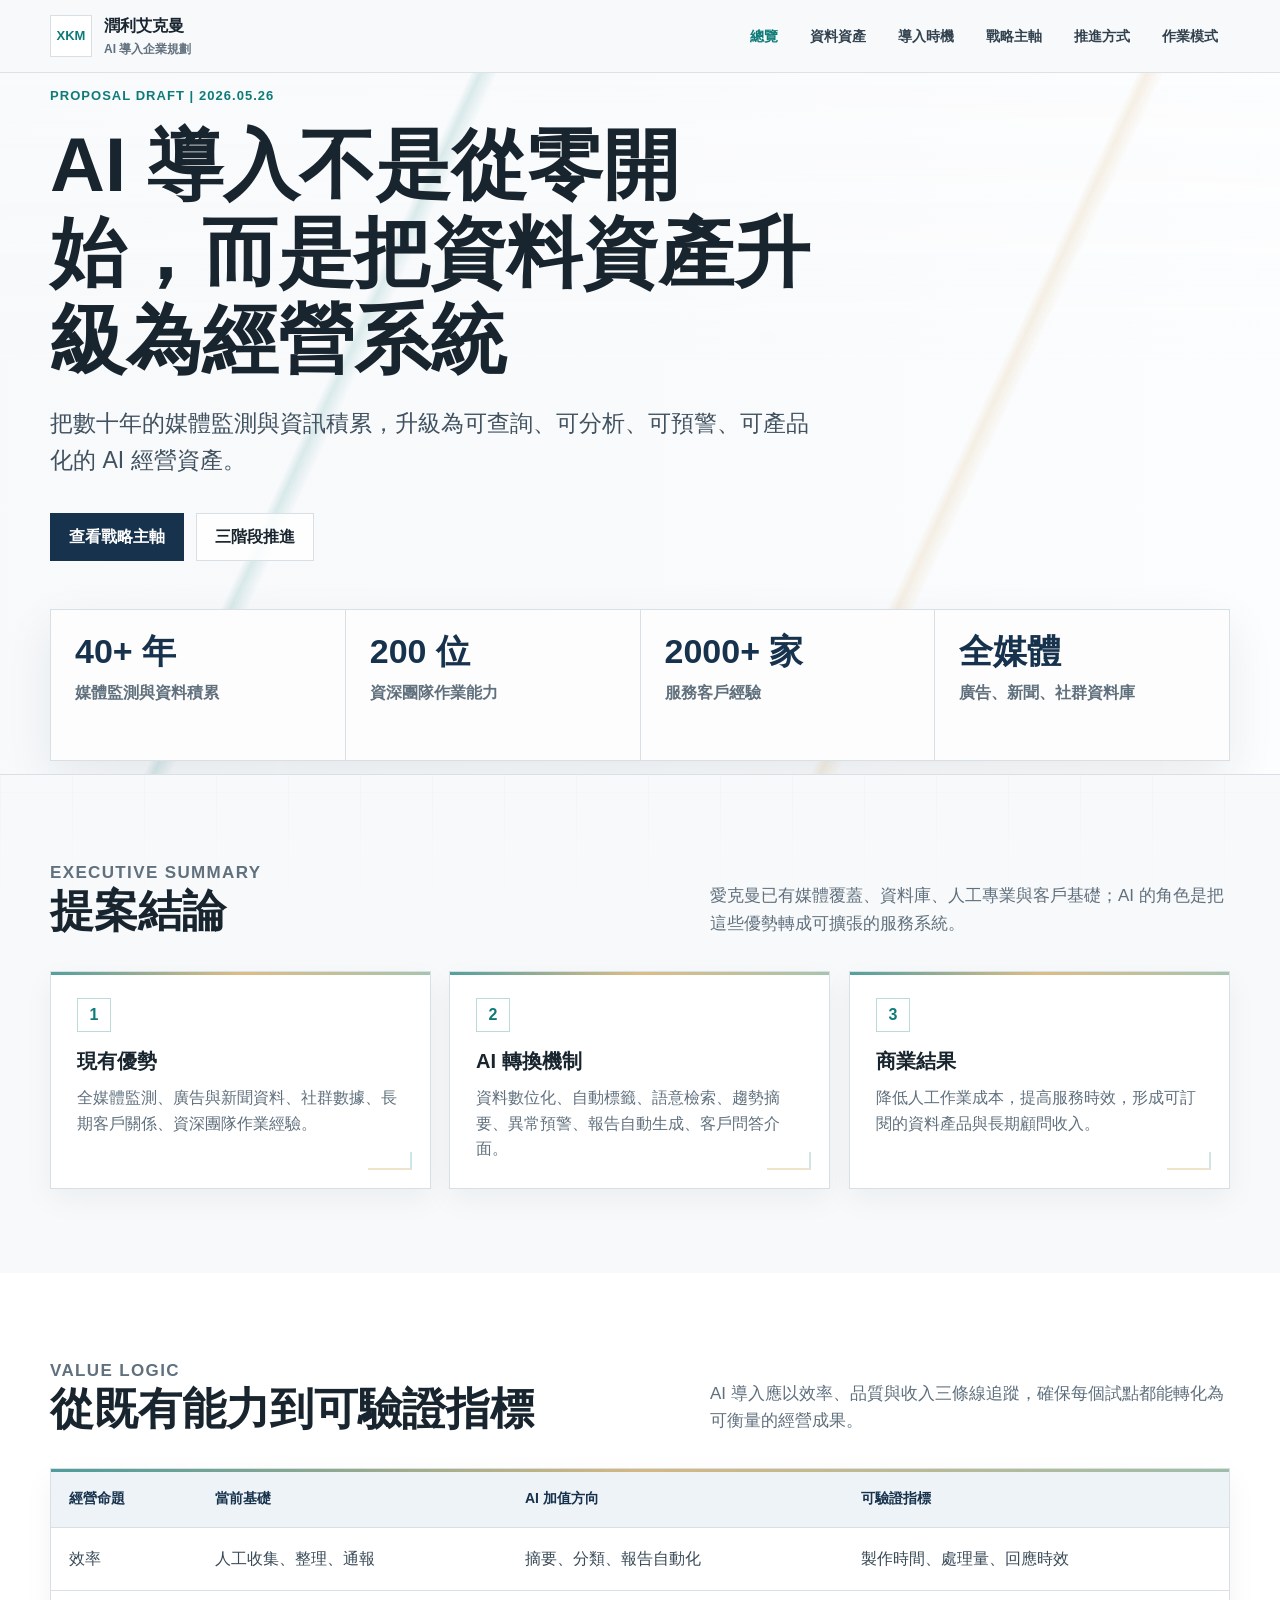
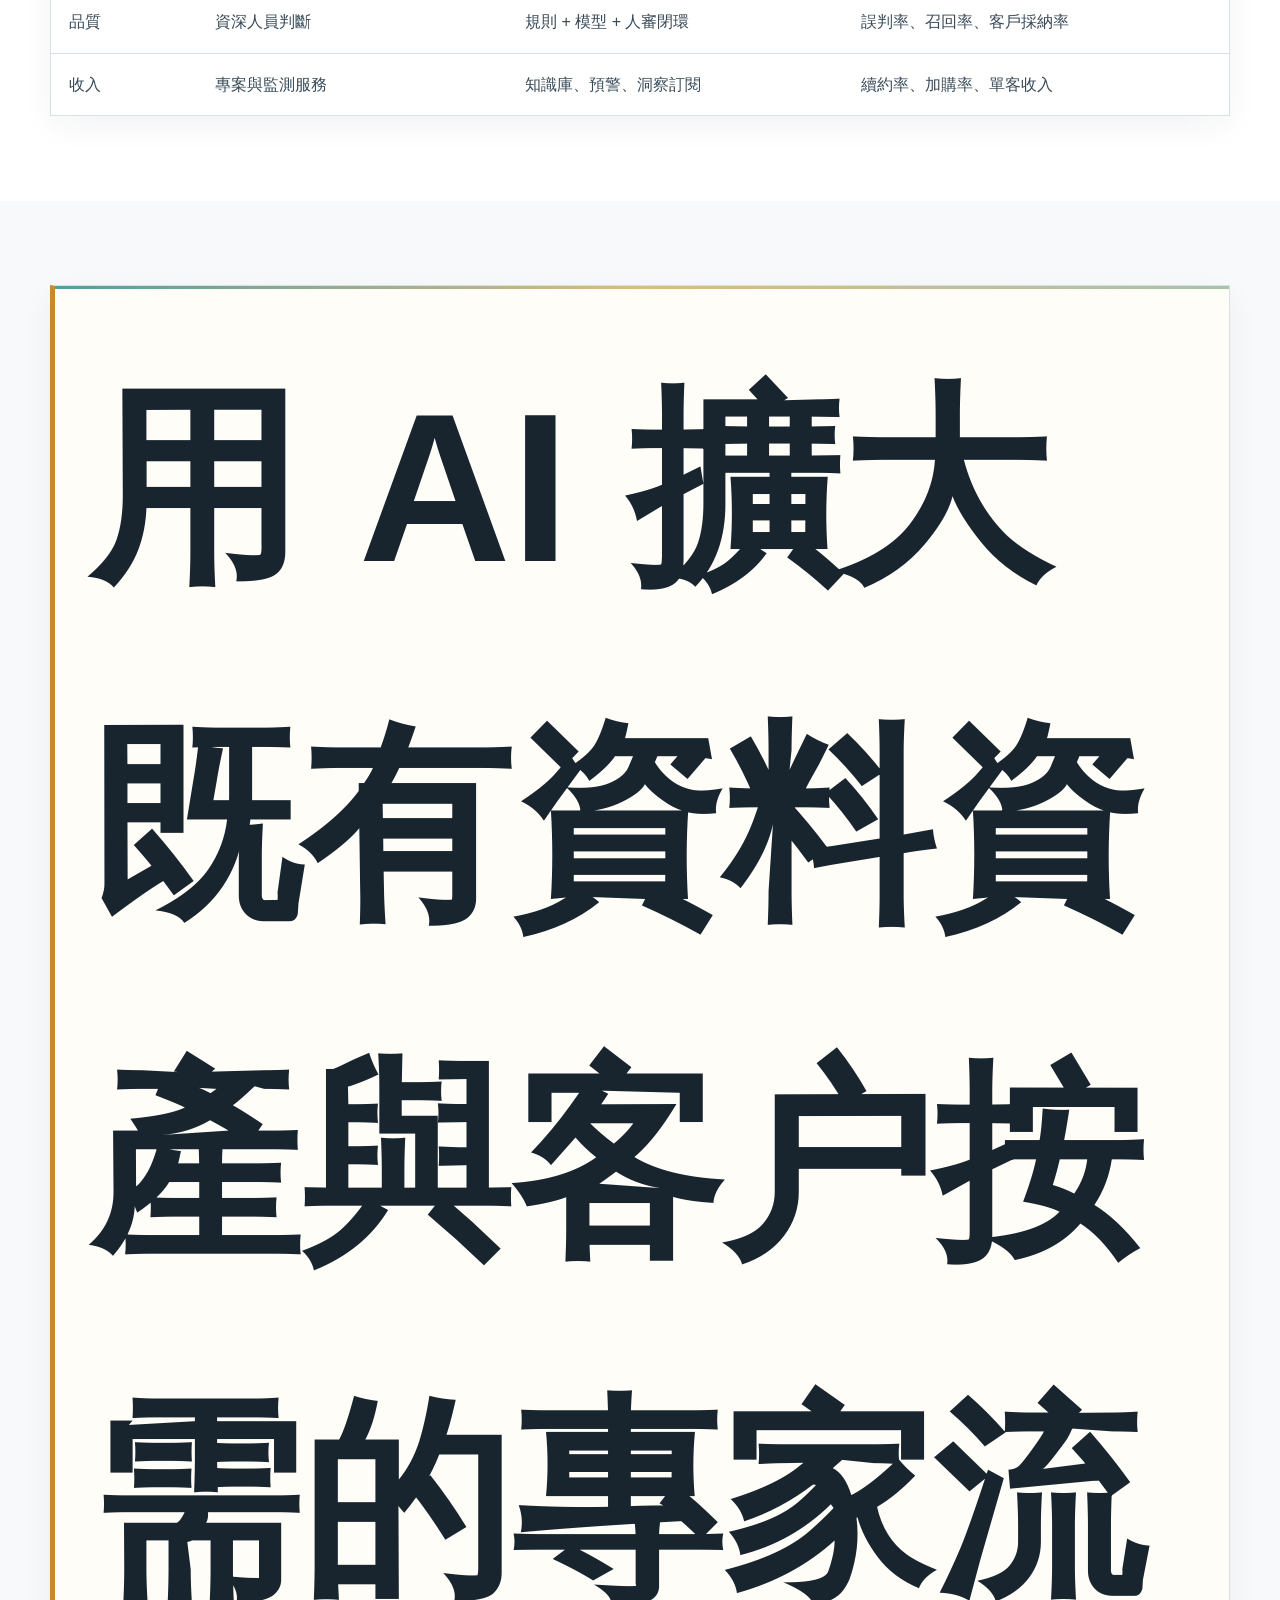
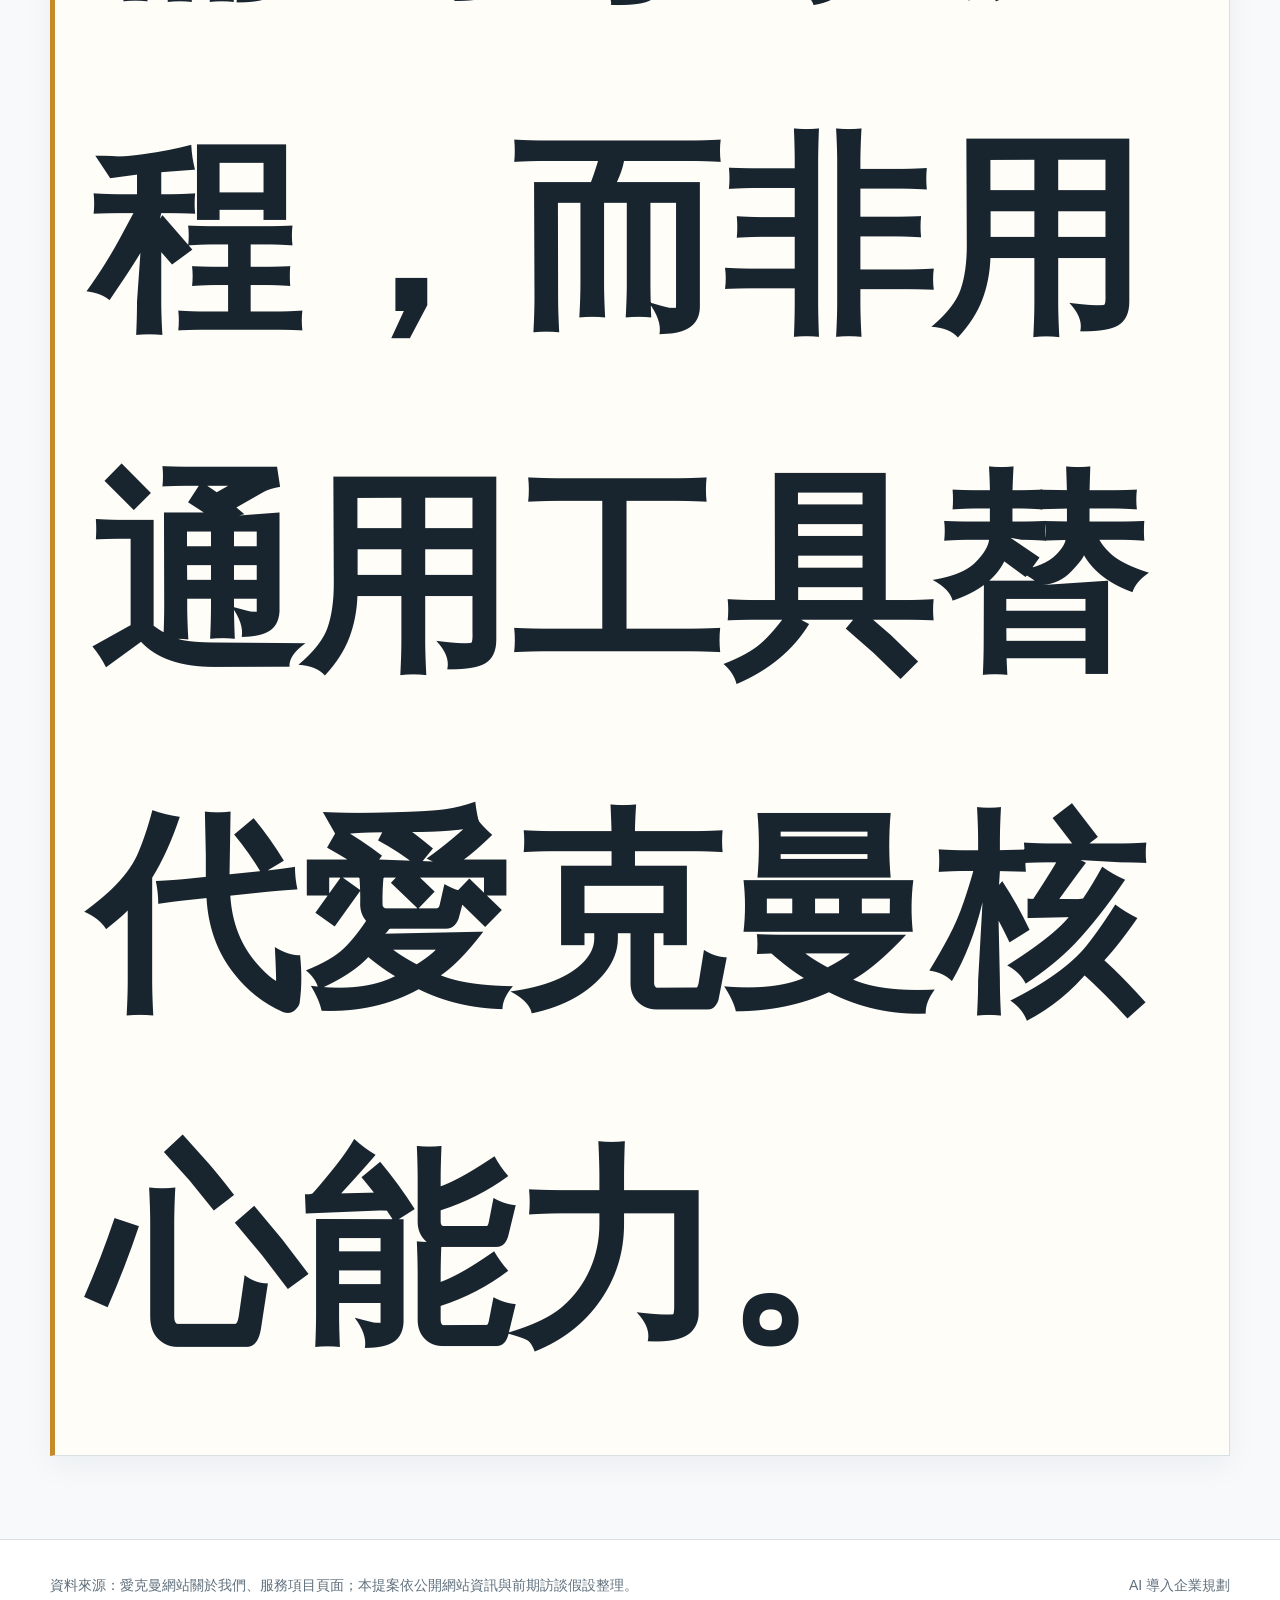
<file: index.html>
<!doctype html>
<html lang="zh-Hant">
  <head>
    <meta charset="utf-8">
    <meta name="viewport" content="width=device-width, initial-scale=1">
    <title>潤利艾克曼 AI 導入企業規劃</title>
    <link rel="stylesheet" href="./assets/styles.css">
  </head>
  <body>
    <header class="site-header">
      <nav class="nav" aria-label="主導覽">
        <a class="brand" href="index.html">
          <span class="brand-mark">XKM</span>
          <span>潤利艾克曼<small>AI 導入企業規劃</small></span>
        </a>
        <button class="nav-toggle" type="button" aria-label="開啟導覽" aria-expanded="false">☰</button>
        <div class="nav-links">
          <a class="active" href="index.html">總覽</a>
          <a href="assets.html">資料資產</a>
          <a href="why-now.html">導入時機</a>
          <a href="strategy.html">戰略主軸</a>
          <a href="roadmap.html">推進方式</a>
          <a href="operating-model.html">作業模式</a>
        </div>
      </nav>
    </header>

    <main>
      <section class="hero">
        <div class="hero-inner">
          <p class="eyebrow">Proposal draft | 2026.05.26</p>
          <h1>AI 導入不是從零開始，而是把資料資產升級為經營系統</h1>
          <p class="lead">把數十年的媒體監測與資訊積累，升級為可查詢、可分析、可預警、可產品化的 AI 經營資產。</p>
          <div class="hero-actions">
            <a class="button" href="strategy.html">查看戰略主軸</a>
            <a class="button secondary" href="roadmap.html">三階段推進</a>
          </div>
          <div class="metric-strip" aria-label="公司基礎指標">
            <div class="metric"><strong>40+ 年</strong><span>媒體監測與資料積累</span></div>
            <div class="metric"><strong>200 位</strong><span>資深團隊作業能力</span></div>
            <div class="metric"><strong>2000+ 家</strong><span>服務客戶經驗</span></div>
            <div class="metric"><strong>全媒體</strong><span>廣告、新聞、社群資料庫</span></div>
          </div>
        </div>
      </section>

      <section class="section">
        <div class="section-inner">
          <div class="section-head">
            <div>
              <p class="eyebrow">Executive Summary</p>
              <h2>提案結論</h2>
            </div>
            <p>愛克曼已有媒體覆蓋、資料庫、人工專業與客戶基礎；AI 的角色是把這些優勢轉成可擴張的服務系統。</p>
          </div>
          <div class="grid-3">
            <article class="tile">
              <span class="number">1</span>
              <h3>現有優勢</h3>
              <p>全媒體監測、廣告與新聞資料、社群數據、長期客戶關係、資深團隊作業經驗。</p>
            </article>
            <article class="tile">
              <span class="number">2</span>
              <h3>AI 轉換機制</h3>
              <p>資料數位化、自動標籤、語意檢索、趨勢摘要、異常預警、報告自動生成、客戶問答介面。</p>
            </article>
            <article class="tile">
              <span class="number">3</span>
              <h3>商業結果</h3>
              <p>降低人工作業成本，提高服務時效，形成可訂閱的資料產品與長期顧問收入。</p>
            </article>
          </div>
        </div>
      </section>

      <section class="section alt">
        <div class="section-inner">
          <div class="section-head">
            <div>
              <p class="eyebrow">Value Logic</p>
              <h2>從既有能力到可驗證指標</h2>
            </div>
            <p>AI 導入應以效率、品質與收入三條線追蹤，確保每個試點都能轉化為可衡量的經營成果。</p>
          </div>
          <div class="table-wrap">
            <table>
              <thead>
                <tr>
                  <th>經營命題</th>
                  <th>當前基礎</th>
                  <th>AI 加值方向</th>
                  <th>可驗證指標</th>
                </tr>
              </thead>
              <tbody>
                <tr>
                  <td>效率</td>
                  <td>人工收集、整理、通報</td>
                  <td>摘要、分類、報告自動化</td>
                  <td>製作時間、處理量、回應時效</td>
                </tr>
                <tr>
                  <td>品質</td>
                  <td>資深人員判斷</td>
                  <td>規則 + 模型 + 人審閉環</td>
                  <td>誤判率、召回率、客戶採納率</td>
                </tr>
                <tr>
                  <td>收入</td>
                  <td>專案與監測服務</td>
                  <td>知識庫、預警、洞察訂閱</td>
                  <td>續約率、加購率、單客收入</td>
                </tr>
              </tbody>
            </table>
          </div>
        </div>
      </section>

      <section class="section">
        <div class="section-inner">
          <div class="quote-panel">
            <p>用 AI 擴大既有資料資產與客户按需的專家流程，而非用通用工具替代愛克曼核心能力。</p>
          </div>
        </div>
      </section>
    </main>

    <footer class="footer">
      <div class="footer-inner">
        <span>資料來源：愛克曼網站關於我們、服務項目頁面；本提案依公開網站資訊與前期訪談假設整理。</span>
        <span>AI 導入企業規劃</span>
      </div>
    </footer>
    <script src="./assets/site.js"></script>
  </body>
</html>
</file>
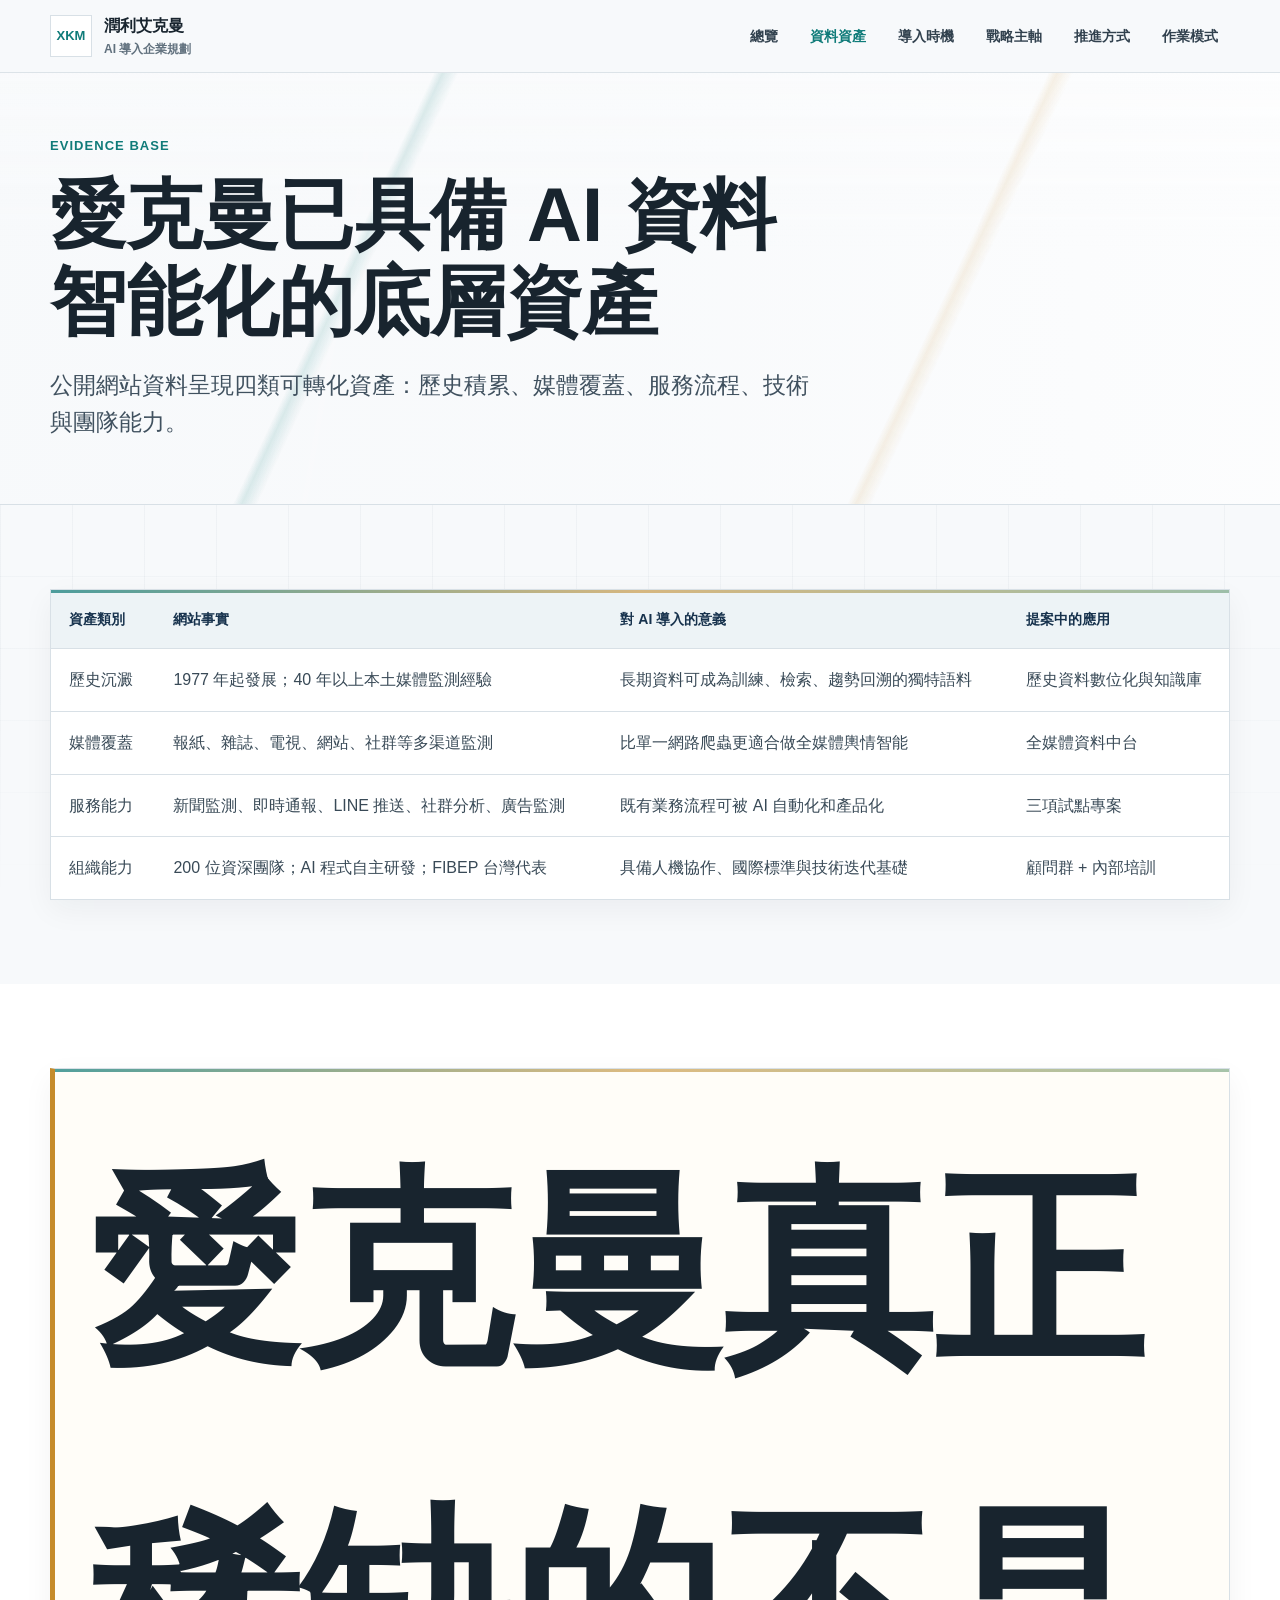
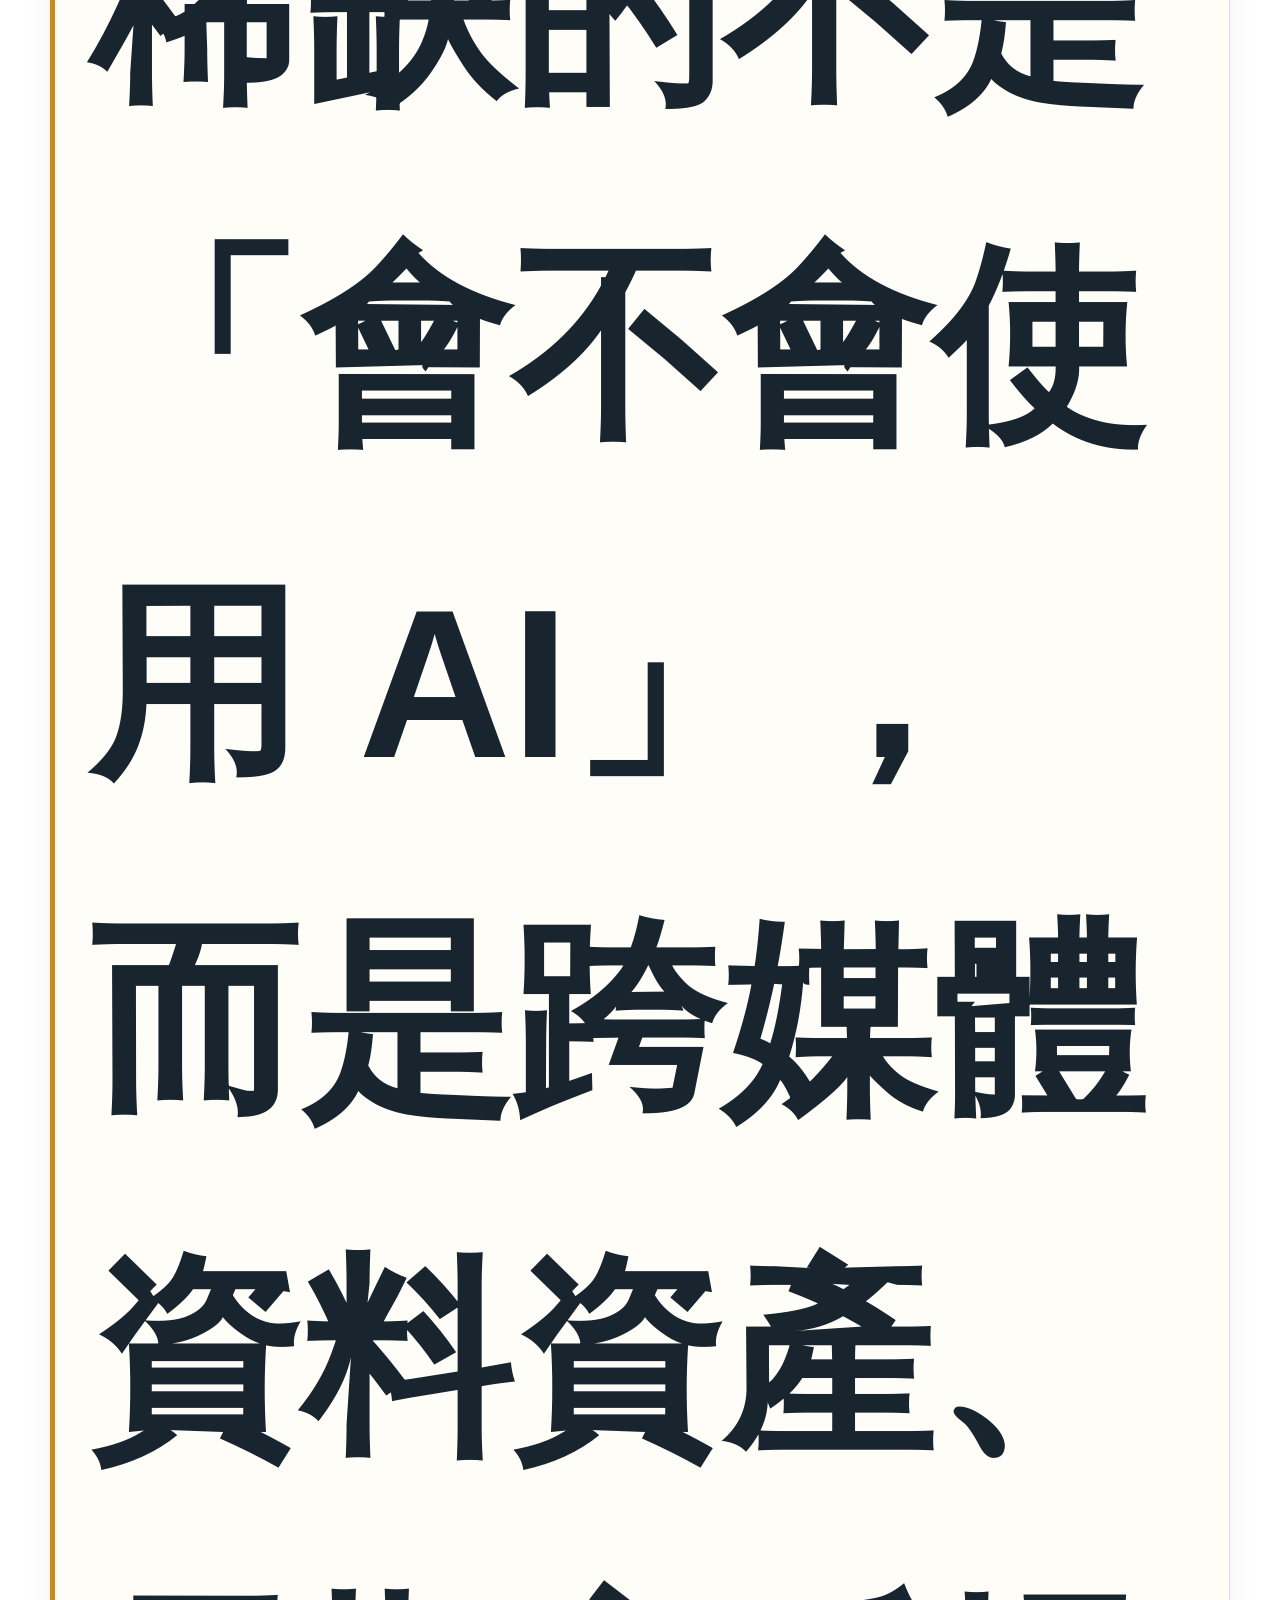
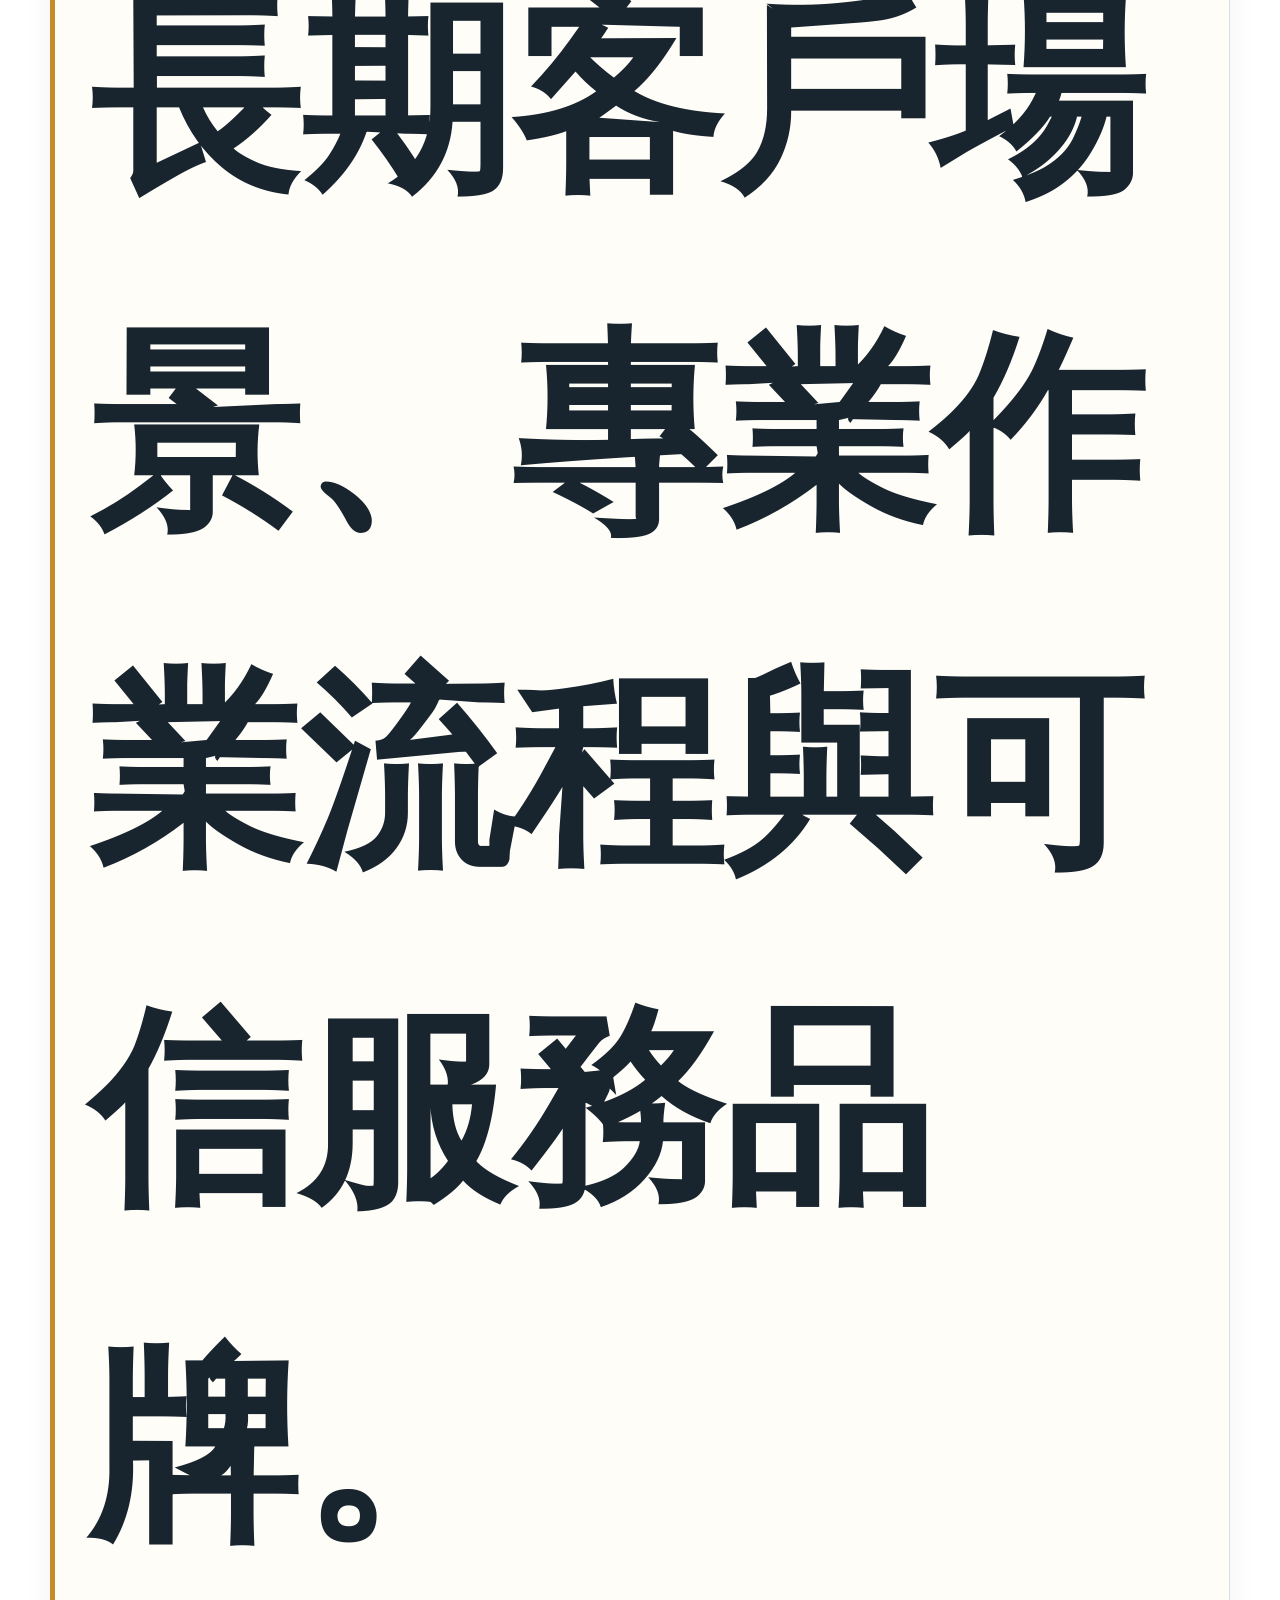
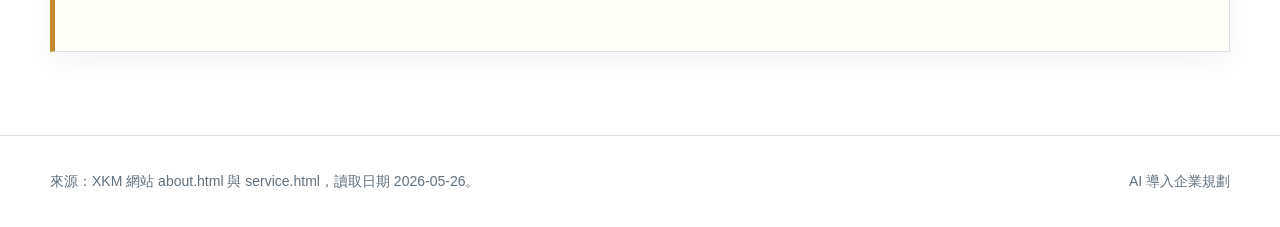
<file: assets.html>
<!doctype html>
<html lang="zh-Hant">
  <head>
    <meta charset="utf-8">
    <meta name="viewport" content="width=device-width, initial-scale=1">
    <title>資料資產 | 潤利艾克曼 AI 導入企業規劃</title>
    <link rel="stylesheet" href="./assets/styles.css">
  </head>
  <body>
    <header class="site-header">
      <nav class="nav" aria-label="主導覽">
        <a class="brand" href="index.html"><span class="brand-mark">XKM</span><span>潤利艾克曼<small>AI 導入企業規劃</small></span></a>
        <button class="nav-toggle" type="button" aria-label="開啟導覽" aria-expanded="false">☰</button>
        <div class="nav-links">
          <a href="index.html">總覽</a>
          <a class="active" href="assets.html">資料資產</a>
          <a href="why-now.html">導入時機</a>
          <a href="strategy.html">戰略主軸</a>
          <a href="roadmap.html">推進方式</a>
          <a href="operating-model.html">作業模式</a>
        </div>
      </nav>
    </header>

    <main>
      <section class="hero compact">
        <div class="hero-inner">
          <p class="eyebrow">Evidence Base</p>
          <h1>愛克曼已具備 AI 資料智能化的底層資產</h1>
          <p class="lead">公開網站資料呈現四類可轉化資產：歷史積累、媒體覆蓋、服務流程、技術與團隊能力。</p>
        </div>
      </section>

      <section class="section">
        <div class="section-inner">
          <div class="table-wrap">
            <table>
              <thead>
                <tr>
                  <th>資產類別</th>
                  <th>網站事實</th>
                  <th>對 AI 導入的意義</th>
                  <th>提案中的應用</th>
                </tr>
              </thead>
              <tbody>
                <tr>
                  <td>歷史沉澱</td>
                  <td>1977 年起發展；40 年以上本土媒體監測經驗</td>
                  <td>長期資料可成為訓練、檢索、趨勢回溯的獨特語料</td>
                  <td>歷史資料數位化與知識庫</td>
                </tr>
                <tr>
                  <td>媒體覆蓋</td>
                  <td>報紙、雜誌、電視、網站、社群等多渠道監測</td>
                  <td>比單一網路爬蟲更適合做全媒體輿情智能</td>
                  <td>全媒體資料中台</td>
                </tr>
                <tr>
                  <td>服務能力</td>
                  <td>新聞監測、即時通報、LINE 推送、社群分析、廣告監測</td>
                  <td>既有業務流程可被 AI 自動化和產品化</td>
                  <td>三項試點專案</td>
                </tr>
                <tr>
                  <td>組織能力</td>
                  <td>200 位資深團隊；AI 程式自主研發；FIBEP 台灣代表</td>
                  <td>具備人機協作、國際標準與技術迭代基礎</td>
                  <td>顧問群 + 內部培訓</td>
                </tr>
              </tbody>
            </table>
          </div>
        </div>
      </section>

      <section class="section alt">
        <div class="section-inner">
          <div class="quote-panel">
            <p>愛克曼真正稀缺的不是「會不會使用 AI」，而是跨媒體資料資產、長期客戶場景、專業作業流程與可信服務品牌。</p>
          </div>
        </div>
      </section>
    </main>

    <footer class="footer">
      <div class="footer-inner">
        <span>來源：XKM 網站 about.html 與 service.html，讀取日期 2026-05-26。</span>
        <span>AI 導入企業規劃</span>
      </div>
    </footer>
    <script src="./assets/site.js"></script>
  </body>
</html>
</file>
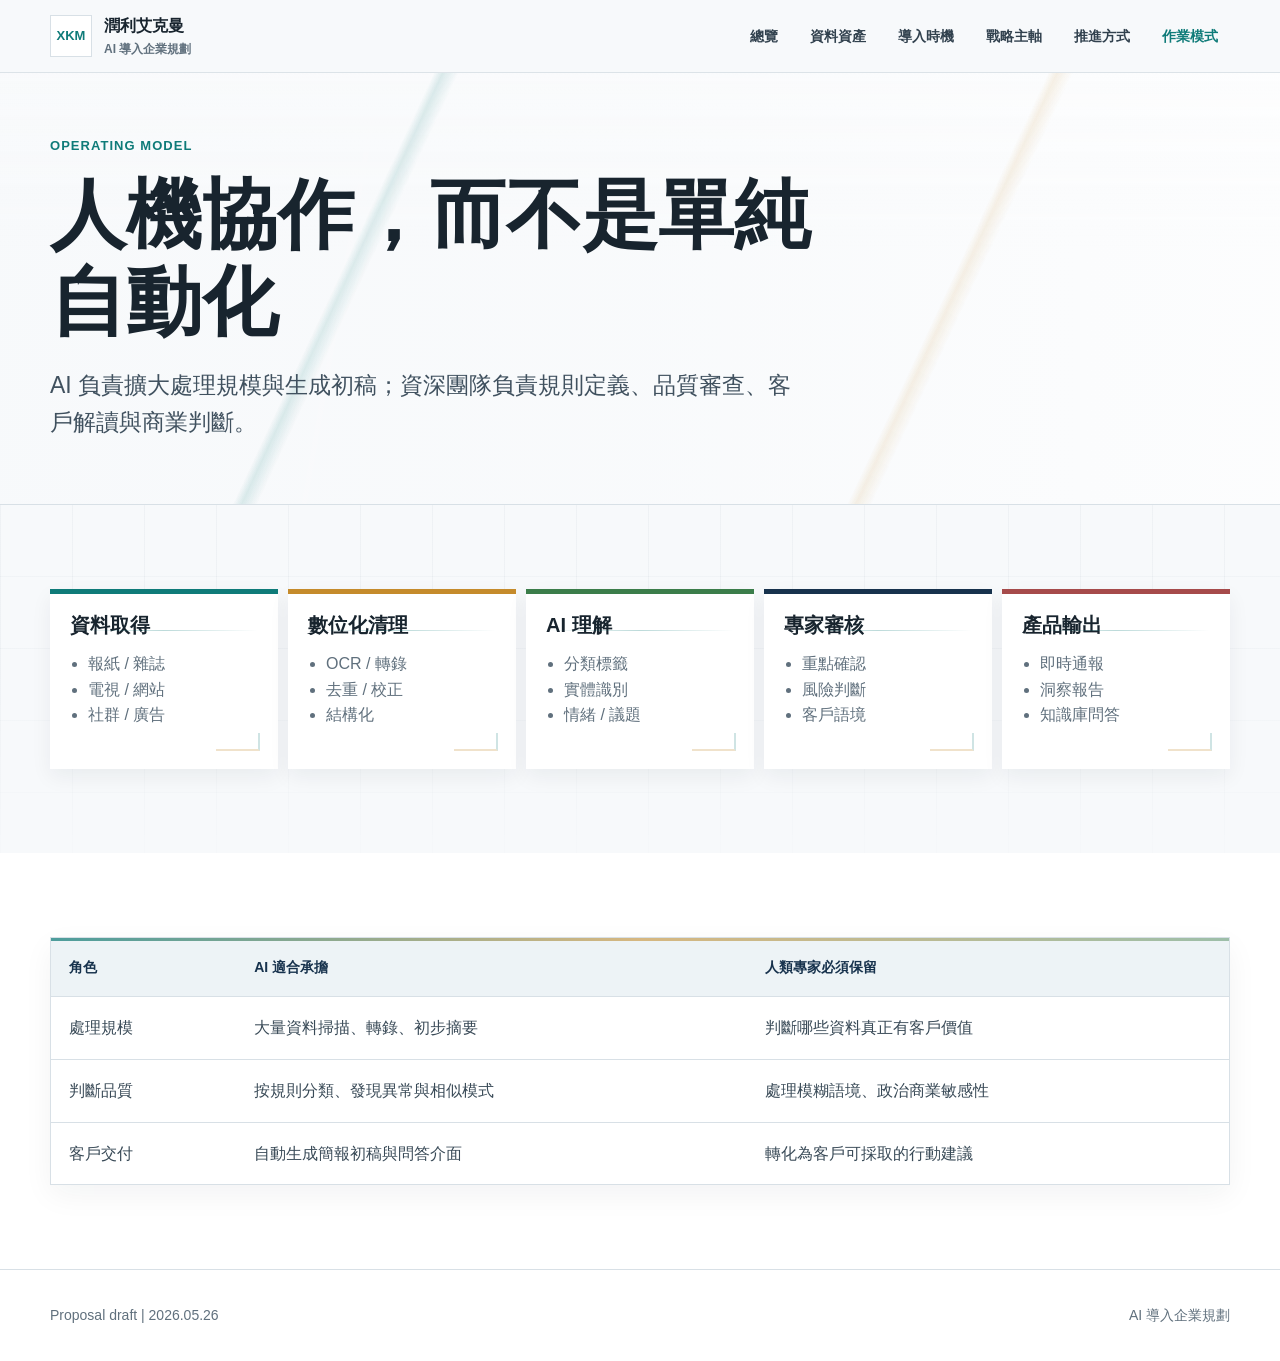
<file: operating-model.html>
<!doctype html>
<html lang="zh-Hant">
  <head>
    <meta charset="utf-8">
    <meta name="viewport" content="width=device-width, initial-scale=1">
    <title>作業模式 | 潤利艾克曼 AI 導入企業規劃</title>
    <link rel="stylesheet" href="./assets/styles.css">
  </head>
  <body>
    <header class="site-header">
      <nav class="nav" aria-label="主導覽">
        <a class="brand" href="index.html"><span class="brand-mark">XKM</span><span>潤利艾克曼<small>AI 導入企業規劃</small></span></a>
        <button class="nav-toggle" type="button" aria-label="開啟導覽" aria-expanded="false">☰</button>
        <div class="nav-links">
          <a href="index.html">總覽</a>
          <a href="assets.html">資料資產</a>
          <a href="why-now.html">導入時機</a>
          <a href="strategy.html">戰略主軸</a>
          <a href="roadmap.html">推進方式</a>
          <a class="active" href="operating-model.html">作業模式</a>
        </div>
      </nav>
    </header>

    <main>
      <section class="hero compact">
        <div class="hero-inner">
          <p class="eyebrow">Operating Model</p>
          <h1>人機協作，而不是單純自動化</h1>
          <p class="lead">AI 負責擴大處理規模與生成初稿；資深團隊負責規則定義、品質審查、客戶解讀與商業判斷。</p>
        </div>
      </section>

      <section class="section">
        <div class="section-inner">
          <div class="flow">
            <article class="flow-item">
              <h3>資料取得</h3>
              <ul><li>報紙 / 雜誌</li><li>電視 / 網站</li><li>社群 / 廣告</li></ul>
            </article>
            <article class="flow-item">
              <h3>數位化清理</h3>
              <ul><li>OCR / 轉錄</li><li>去重 / 校正</li><li>結構化</li></ul>
            </article>
            <article class="flow-item">
              <h3>AI 理解</h3>
              <ul><li>分類標籤</li><li>實體識別</li><li>情緒 / 議題</li></ul>
            </article>
            <article class="flow-item">
              <h3>專家審核</h3>
              <ul><li>重點確認</li><li>風險判斷</li><li>客戶語境</li></ul>
            </article>
            <article class="flow-item">
              <h3>產品輸出</h3>
              <ul><li>即時通報</li><li>洞察報告</li><li>知識庫問答</li></ul>
            </article>
          </div>
        </div>
      </section>

      <section class="section alt">
        <div class="section-inner">
          <div class="table-wrap">
            <table>
              <thead>
                <tr>
                  <th>角色</th>
                  <th>AI 適合承擔</th>
                  <th>人類專家必須保留</th>
                </tr>
              </thead>
              <tbody>
                <tr>
                  <td>處理規模</td>
                  <td>大量資料掃描、轉錄、初步摘要</td>
                  <td>判斷哪些資料真正有客戶價值</td>
                </tr>
                <tr>
                  <td>判斷品質</td>
                  <td>按規則分類、發現異常與相似模式</td>
                  <td>處理模糊語境、政治商業敏感性</td>
                </tr>
                <tr>
                  <td>客戶交付</td>
                  <td>自動生成簡報初稿與問答介面</td>
                  <td>轉化為客戶可採取的行動建議</td>
                </tr>
              </tbody>
            </table>
          </div>
        </div>
      </section>
    </main>

    <footer class="footer">
      <div class="footer-inner"><span>Proposal draft | 2026.05.26</span><span>AI 導入企業規劃</span></div>
    </footer>
    <script src="./assets/site.js"></script>
  </body>
</html>
</file>
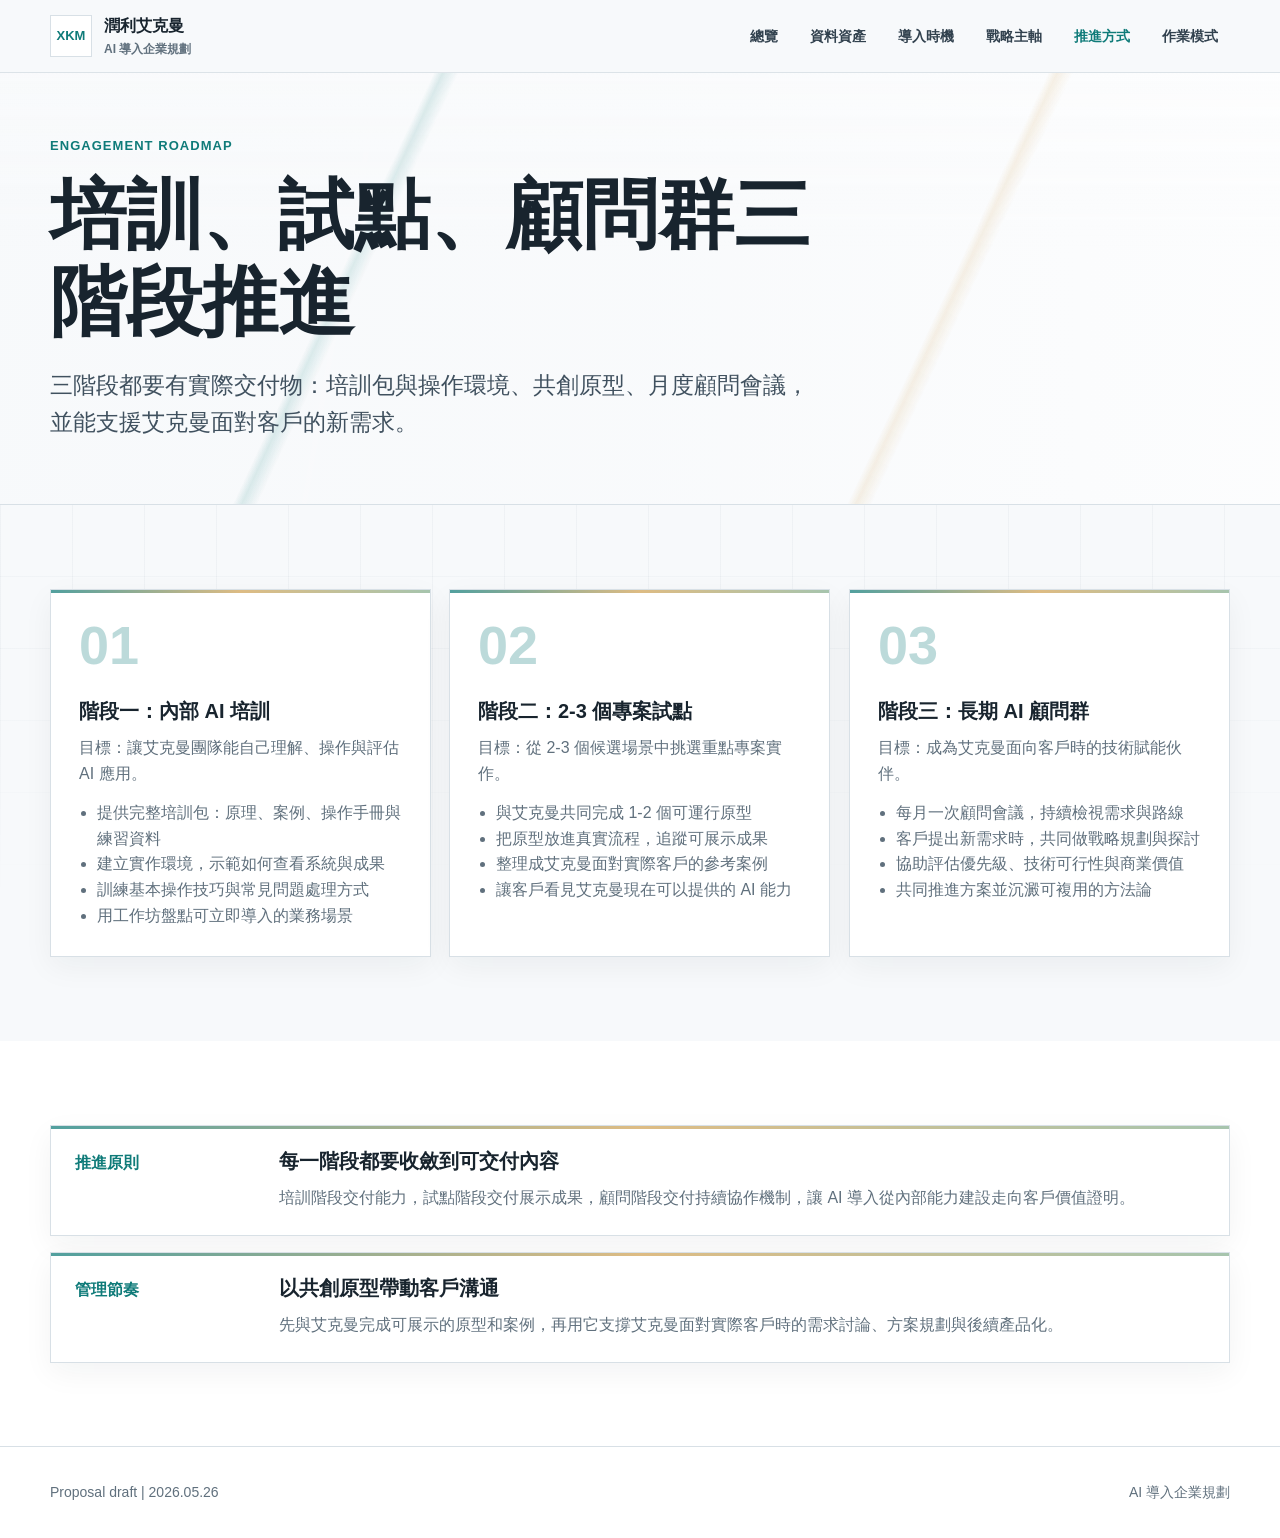
<file: roadmap.html>
<!doctype html>
<html lang="zh-Hant">
  <head>
    <meta charset="utf-8">
    <meta name="viewport" content="width=device-width, initial-scale=1">
    <title>推進方式 | 潤利艾克曼 AI 導入企業規劃</title>
    <link rel="stylesheet" href="./assets/styles.css">
  </head>
  <body>
    <header class="site-header">
      <nav class="nav" aria-label="主導覽">
        <a class="brand" href="index.html"><span class="brand-mark">XKM</span><span>潤利艾克曼<small>AI 導入企業規劃</small></span></a>
        <button class="nav-toggle" type="button" aria-label="開啟導覽" aria-expanded="false">☰</button>
        <div class="nav-links">
          <a href="index.html">總覽</a>
          <a href="assets.html">資料資產</a>
          <a href="why-now.html">導入時機</a>
          <a href="strategy.html">戰略主軸</a>
          <a class="active" href="roadmap.html">推進方式</a>
          <a href="operating-model.html">作業模式</a>
        </div>
      </nav>
    </header>

    <main>
      <section class="hero compact">
        <div class="hero-inner">
          <p class="eyebrow">Engagement Roadmap</p>
          <h1>培訓、試點、顧問群三階段推進</h1>
          <p class="lead">三階段都要有實際交付物：培訓包與操作環境、共創原型、月度顧問會議，並能支援艾克曼面對客戶的新需求。</p>
        </div>
      </section>

      <section class="section">
        <div class="section-inner">
          <div class="stages">
            <article class="stage">
              <h3>階段一：內部 AI 培訓</h3>
              <p>目標：讓艾克曼團隊能自己理解、操作與評估 AI 應用。</p>
              <ul>
                <li>提供完整培訓包：原理、案例、操作手冊與練習資料</li>
                <li>建立實作環境，示範如何查看系統與成果</li>
                <li>訓練基本操作技巧與常見問題處理方式</li>
                <li>用工作坊盤點可立即導入的業務場景</li>
              </ul>
            </article>
            <article class="stage">
              <h3>階段二：2-3 個專案試點</h3>
              <p>目標：從 2-3 個候選場景中挑選重點專案實作。</p>
              <ul>
                <li>與艾克曼共同完成 1-2 個可運行原型</li>
                <li>把原型放進真實流程，追蹤可展示成果</li>
                <li>整理成艾克曼面對實際客戶的參考案例</li>
                <li>讓客戶看見艾克曼現在可以提供的 AI 能力</li>
              </ul>
            </article>
            <article class="stage">
              <h3>階段三：長期 AI 顧問群</h3>
              <p>目標：成為艾克曼面向客戶時的技術賦能伙伴。</p>
              <ul>
                <li>每月一次顧問會議，持續檢視需求與路線</li>
                <li>客戶提出新需求時，共同做戰略規劃與探討</li>
                <li>協助評估優先級、技術可行性與商業價值</li>
                <li>共同推進方案並沉澱可複用的方法論</li>
              </ul>
            </article>
          </div>
        </div>
      </section>

      <section class="section alt">
        <div class="section-inner">
          <div class="timeline">
            <article class="timeline-item">
              <strong>推進原則</strong>
              <div>
                <h3>每一階段都要收斂到可交付內容</h3>
                <p>培訓階段交付能力，試點階段交付展示成果，顧問階段交付持續協作機制，讓 AI 導入從內部能力建設走向客戶價值證明。</p>
              </div>
            </article>
            <article class="timeline-item">
              <strong>管理節奏</strong>
              <div>
                <h3>以共創原型帶動客戶溝通</h3>
                <p>先與艾克曼完成可展示的原型和案例，再用它支撐艾克曼面對實際客戶時的需求討論、方案規劃與後續產品化。</p>
              </div>
            </article>
          </div>
        </div>
      </section>
    </main>

    <footer class="footer">
      <div class="footer-inner"><span>Proposal draft | 2026.05.26</span><span>AI 導入企業規劃</span></div>
    </footer>
    <script src="./assets/site.js"></script>
  </body>
</html>
</file>
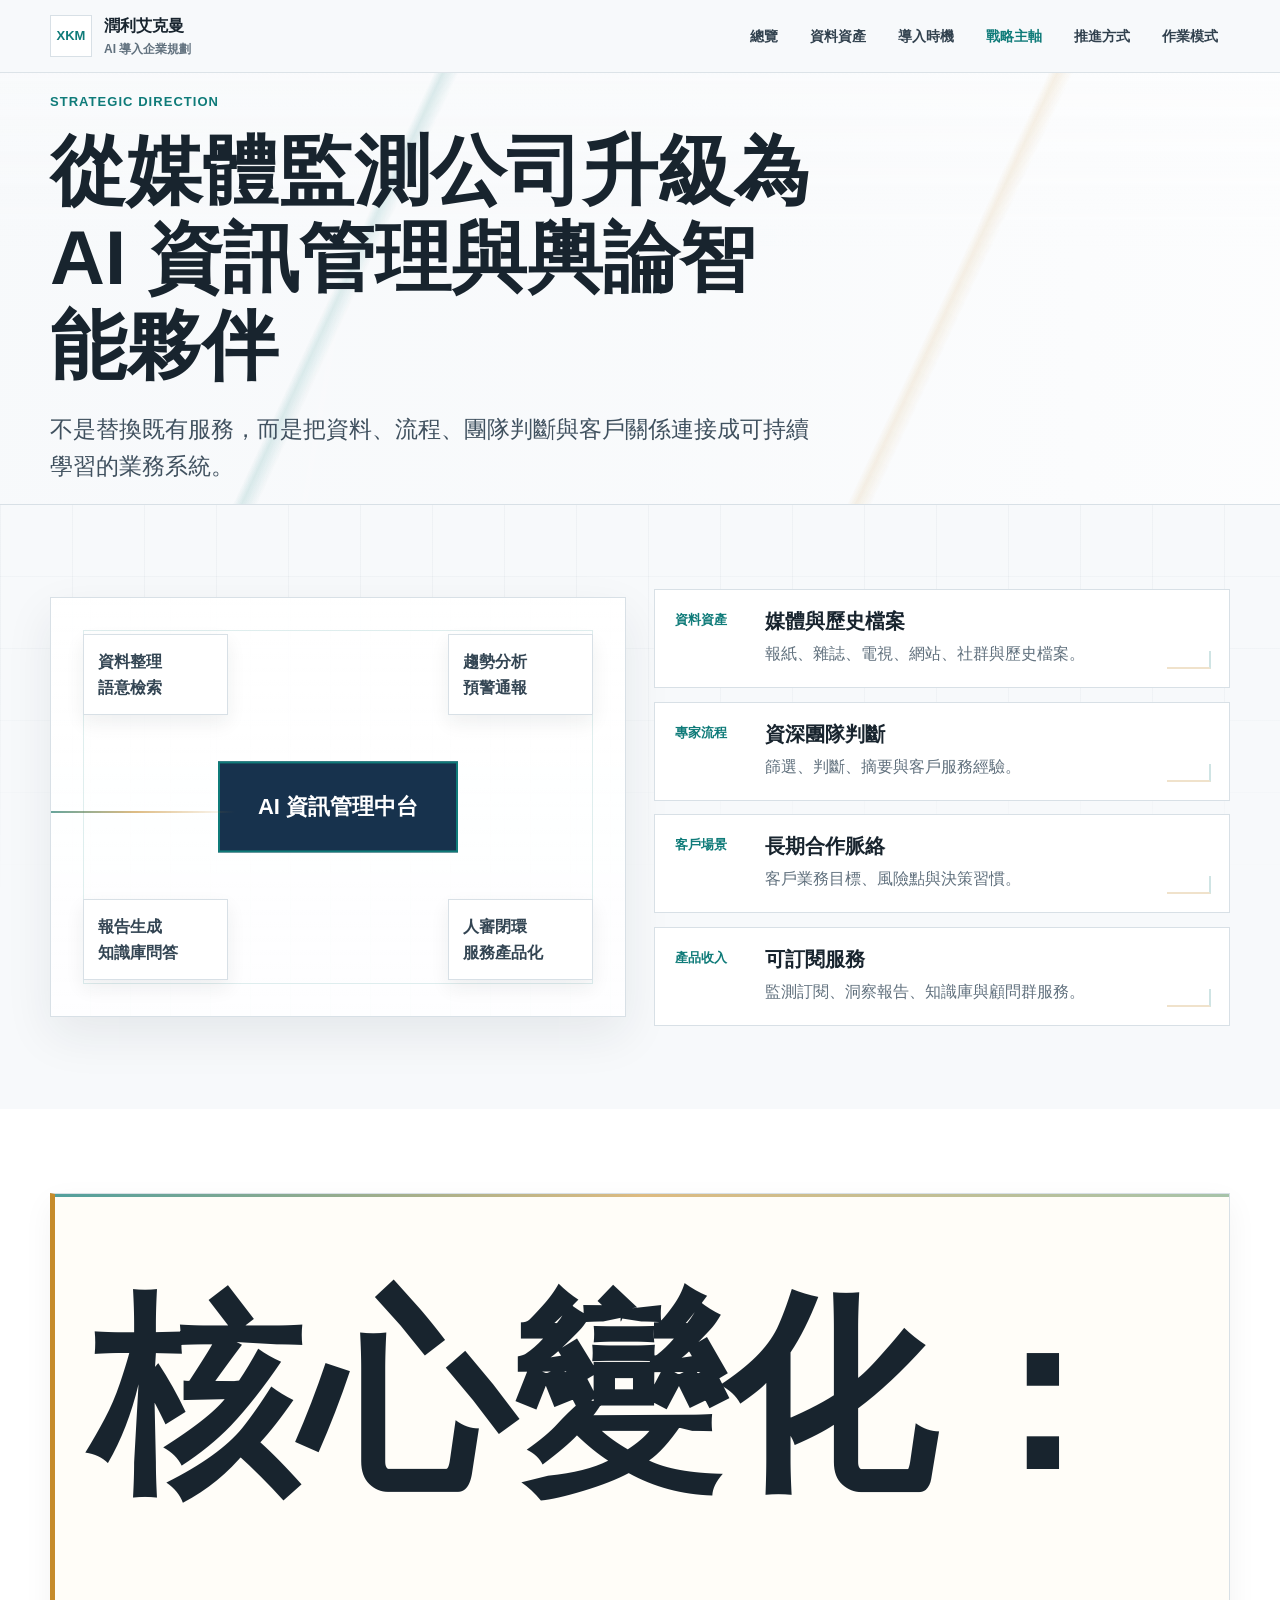
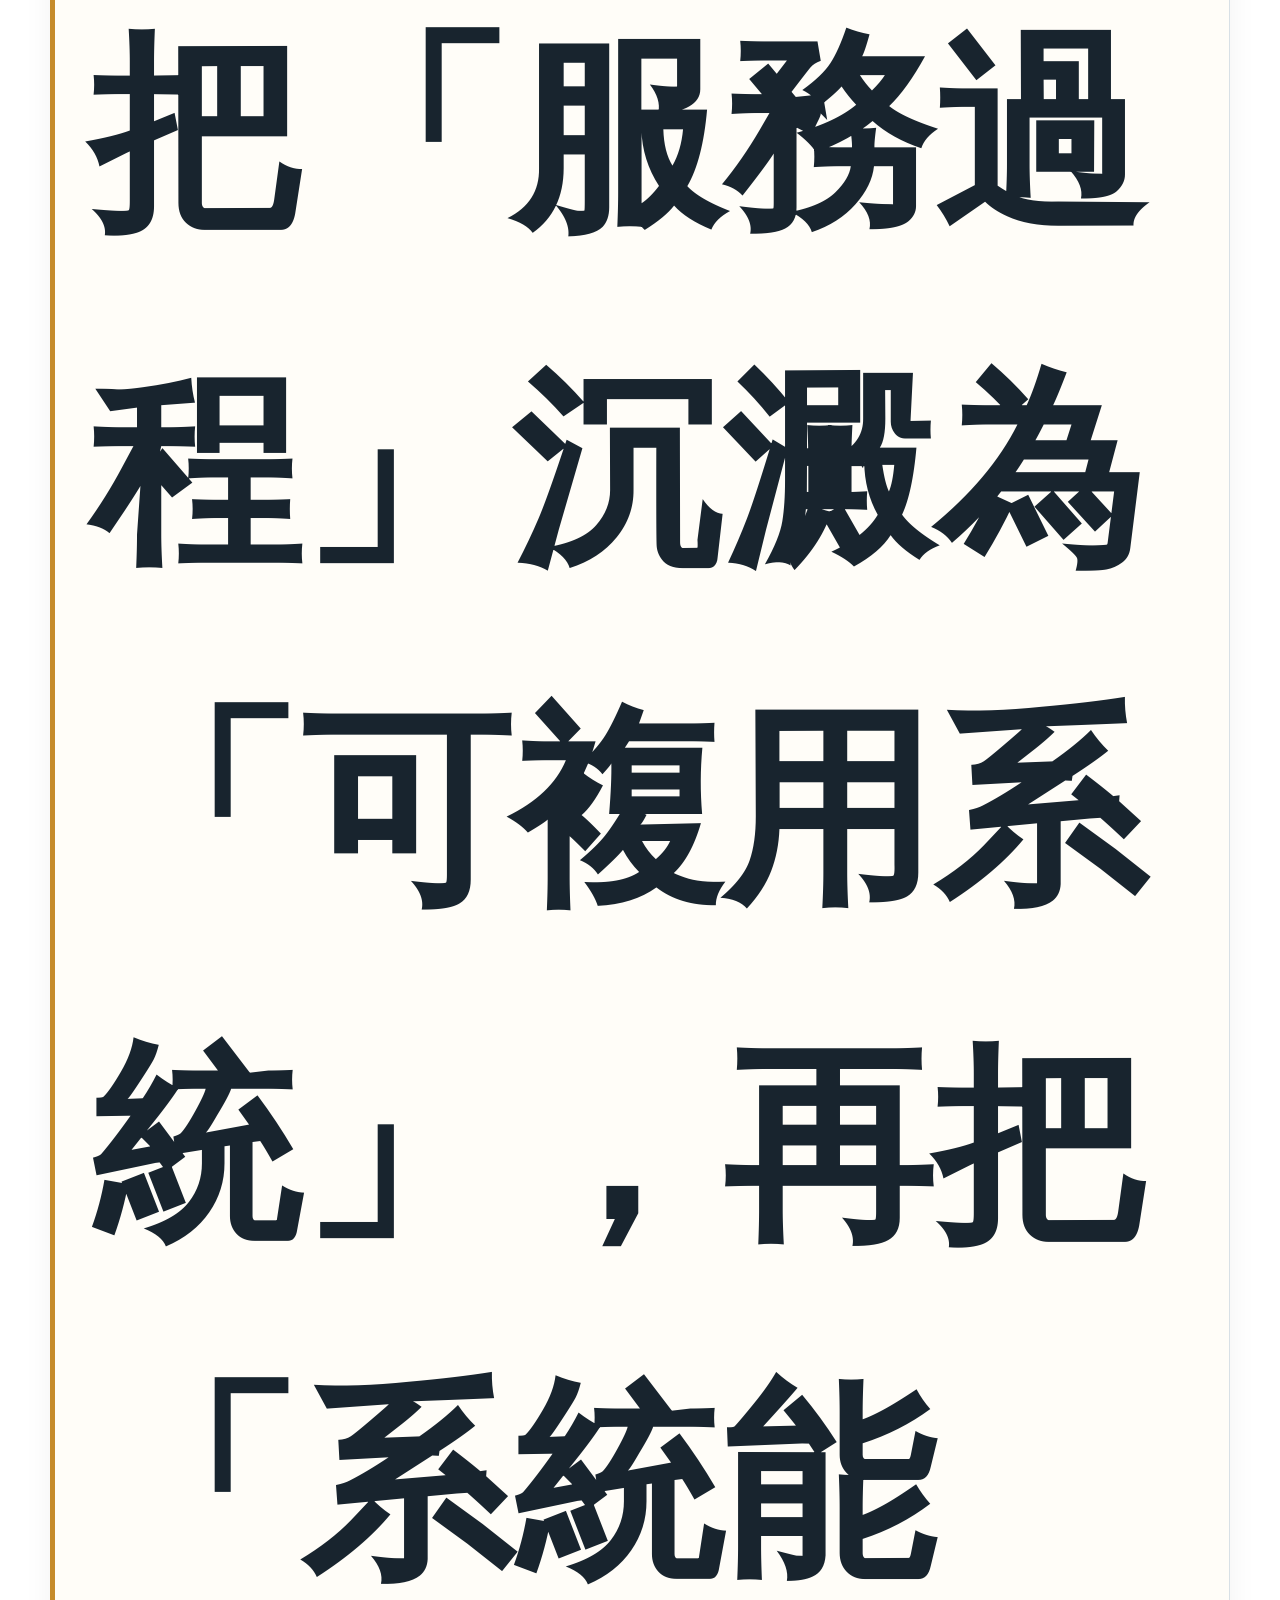
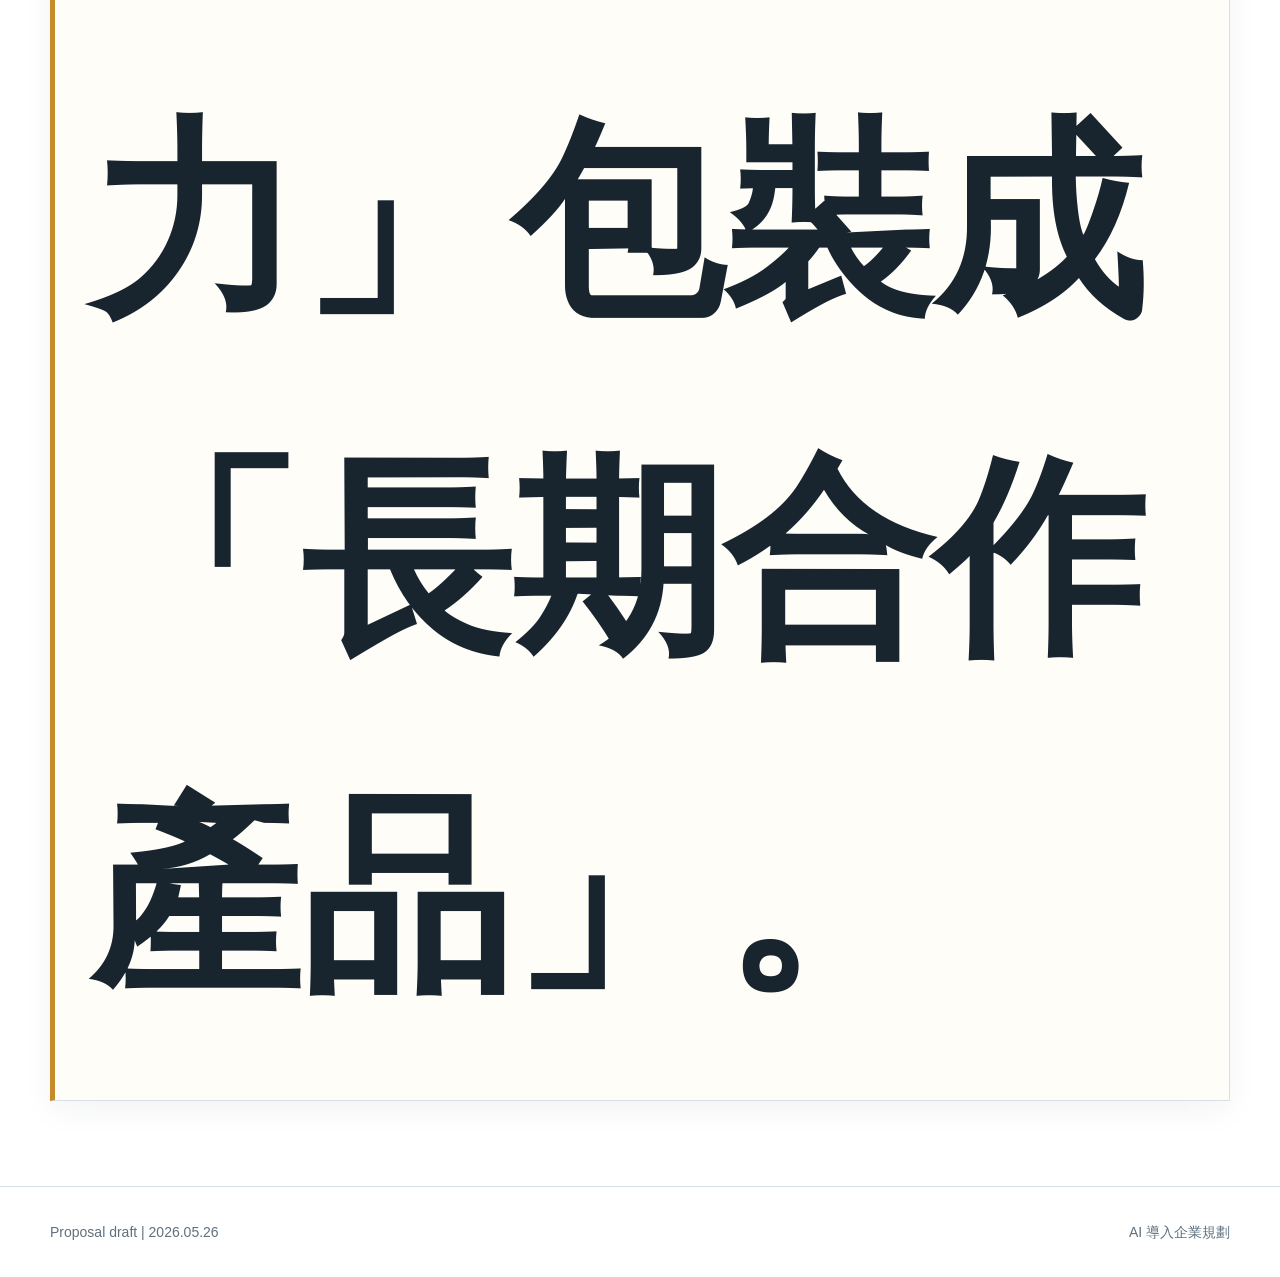
<file: strategy.html>
<!doctype html>
<html lang="zh-Hant">
  <head>
    <meta charset="utf-8">
    <meta name="viewport" content="width=device-width, initial-scale=1">
    <title>戰略主軸 | 潤利艾克曼 AI 導入企業規劃</title>
    <link rel="stylesheet" href="./assets/styles.css">
  </head>
  <body>
    <header class="site-header">
      <nav class="nav" aria-label="主導覽">
        <a class="brand" href="index.html"><span class="brand-mark">XKM</span><span>潤利艾克曼<small>AI 導入企業規劃</small></span></a>
        <button class="nav-toggle" type="button" aria-label="開啟導覽" aria-expanded="false">☰</button>
        <div class="nav-links">
          <a href="index.html">總覽</a>
          <a href="assets.html">資料資產</a>
          <a href="why-now.html">導入時機</a>
          <a class="active" href="strategy.html">戰略主軸</a>
          <a href="roadmap.html">推進方式</a>
          <a href="operating-model.html">作業模式</a>
        </div>
      </nav>
    </header>

    <main>
      <section class="hero compact">
        <div class="hero-inner">
          <p class="eyebrow">Strategic Direction</p>
          <h1>從媒體監測公司升級為 AI 資訊管理與輿論智能夥伴</h1>
          <p class="lead">不是替換既有服務，而是把資料、流程、團隊判斷與客戶關係連接成可持續學習的業務系統。</p>
        </div>
      </section>

      <section class="section">
        <div class="section-inner diagram">
          <div class="hub" aria-label="AI 資訊管理中台示意">
            <div class="hub-core">AI 資訊管理中台</div>
            <div class="hub-node">資料整理<br>語意檢索</div>
            <div class="hub-node">趨勢分析<br>預警通報</div>
            <div class="hub-node">報告生成<br>知識庫問答</div>
            <div class="hub-node">人審閉環<br>服務產品化</div>
          </div>
          <div class="steps">
            <div class="step">
              <strong>資料資產</strong>
              <div><h3>媒體與歷史檔案</h3><p>報紙、雜誌、電視、網站、社群與歷史檔案。</p></div>
            </div>
            <div class="step">
              <strong>專家流程</strong>
              <div><h3>資深團隊判斷</h3><p>篩選、判斷、摘要與客戶服務經驗。</p></div>
            </div>
            <div class="step">
              <strong>客戶場景</strong>
              <div><h3>長期合作脈絡</h3><p>客戶業務目標、風險點與決策習慣。</p></div>
            </div>
            <div class="step">
              <strong>產品收入</strong>
              <div><h3>可訂閱服務</h3><p>監測訂閱、洞察報告、知識庫與顧問群服務。</p></div>
            </div>
          </div>
        </div>
      </section>

      <section class="section alt">
        <div class="section-inner">
          <div class="quote-panel">
            <p>核心變化：把「服務過程」沉澱為「可複用系統」，再把「系統能力」包裝成「長期合作產品」。</p>
          </div>
        </div>
      </section>
    </main>

    <footer class="footer">
      <div class="footer-inner"><span>Proposal draft | 2026.05.26</span><span>AI 導入企業規劃</span></div>
    </footer>
    <script src="./assets/site.js"></script>
  </body>
</html>
</file>
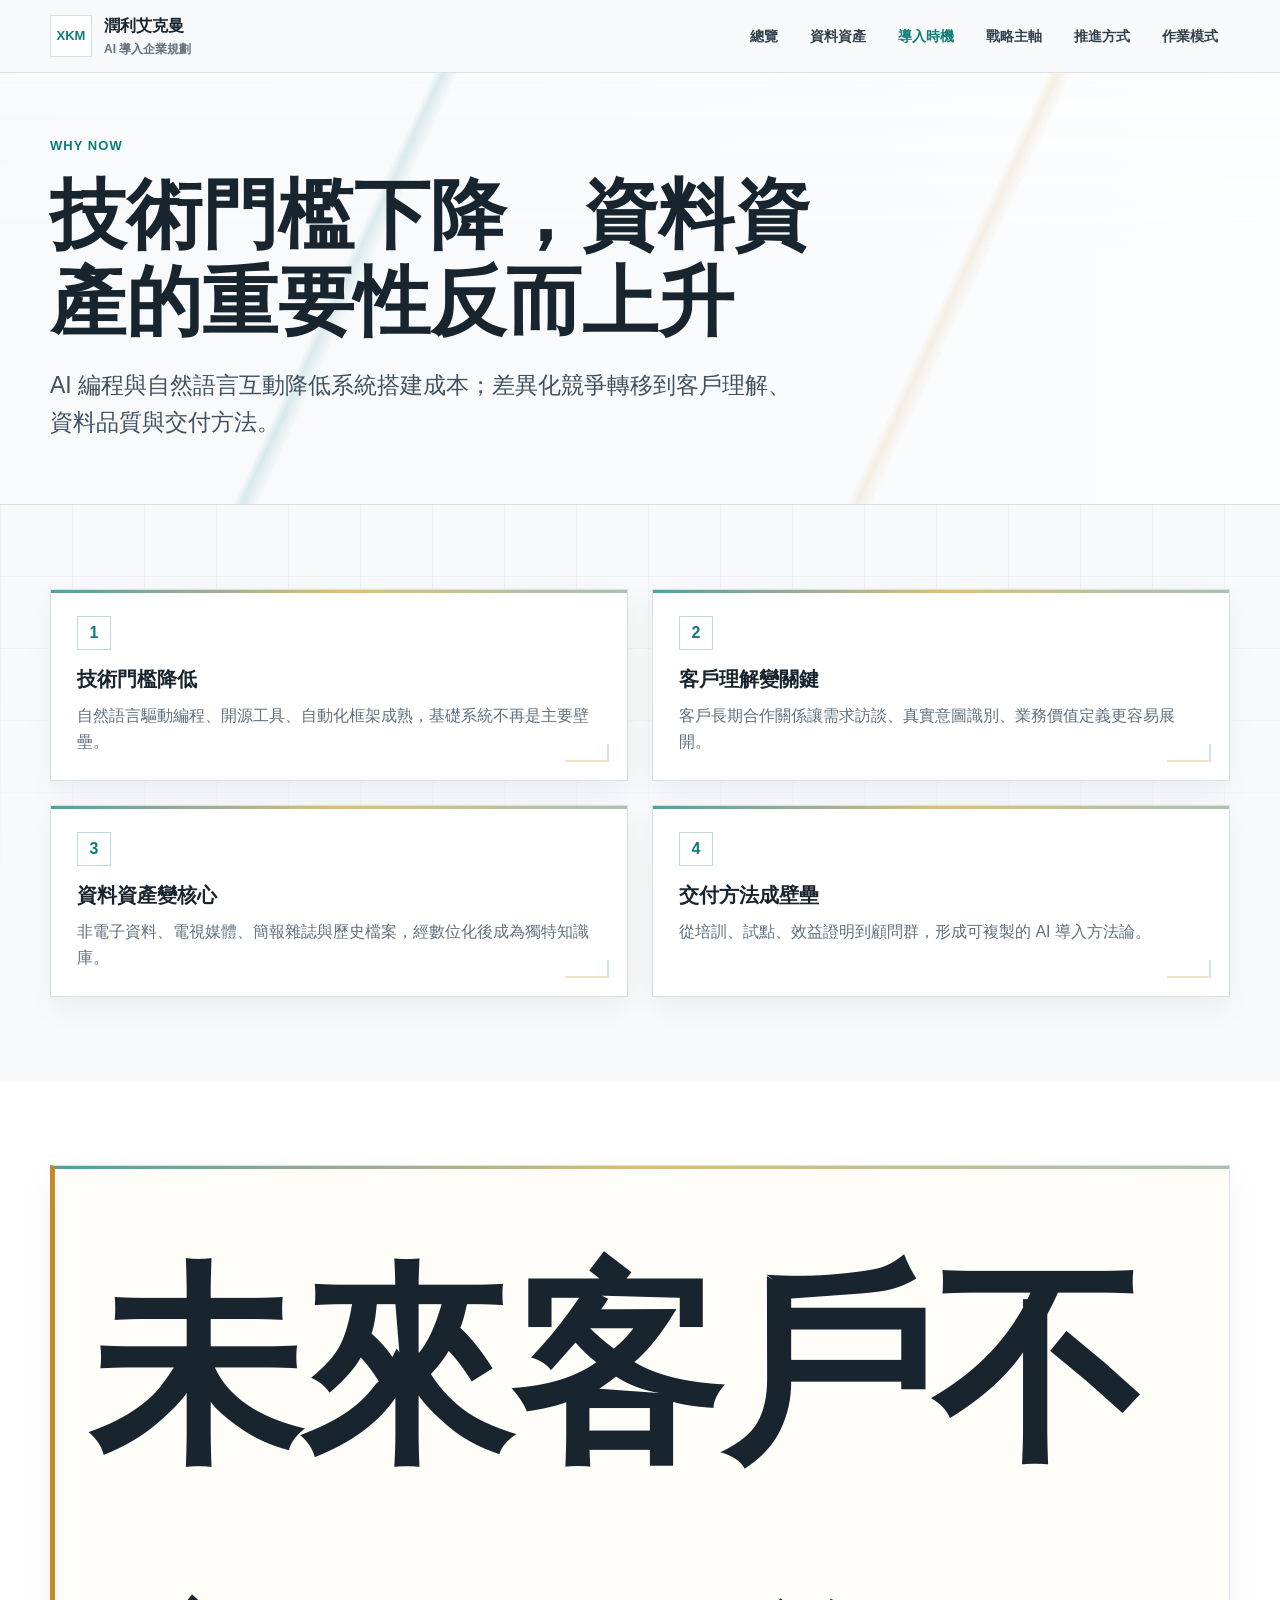
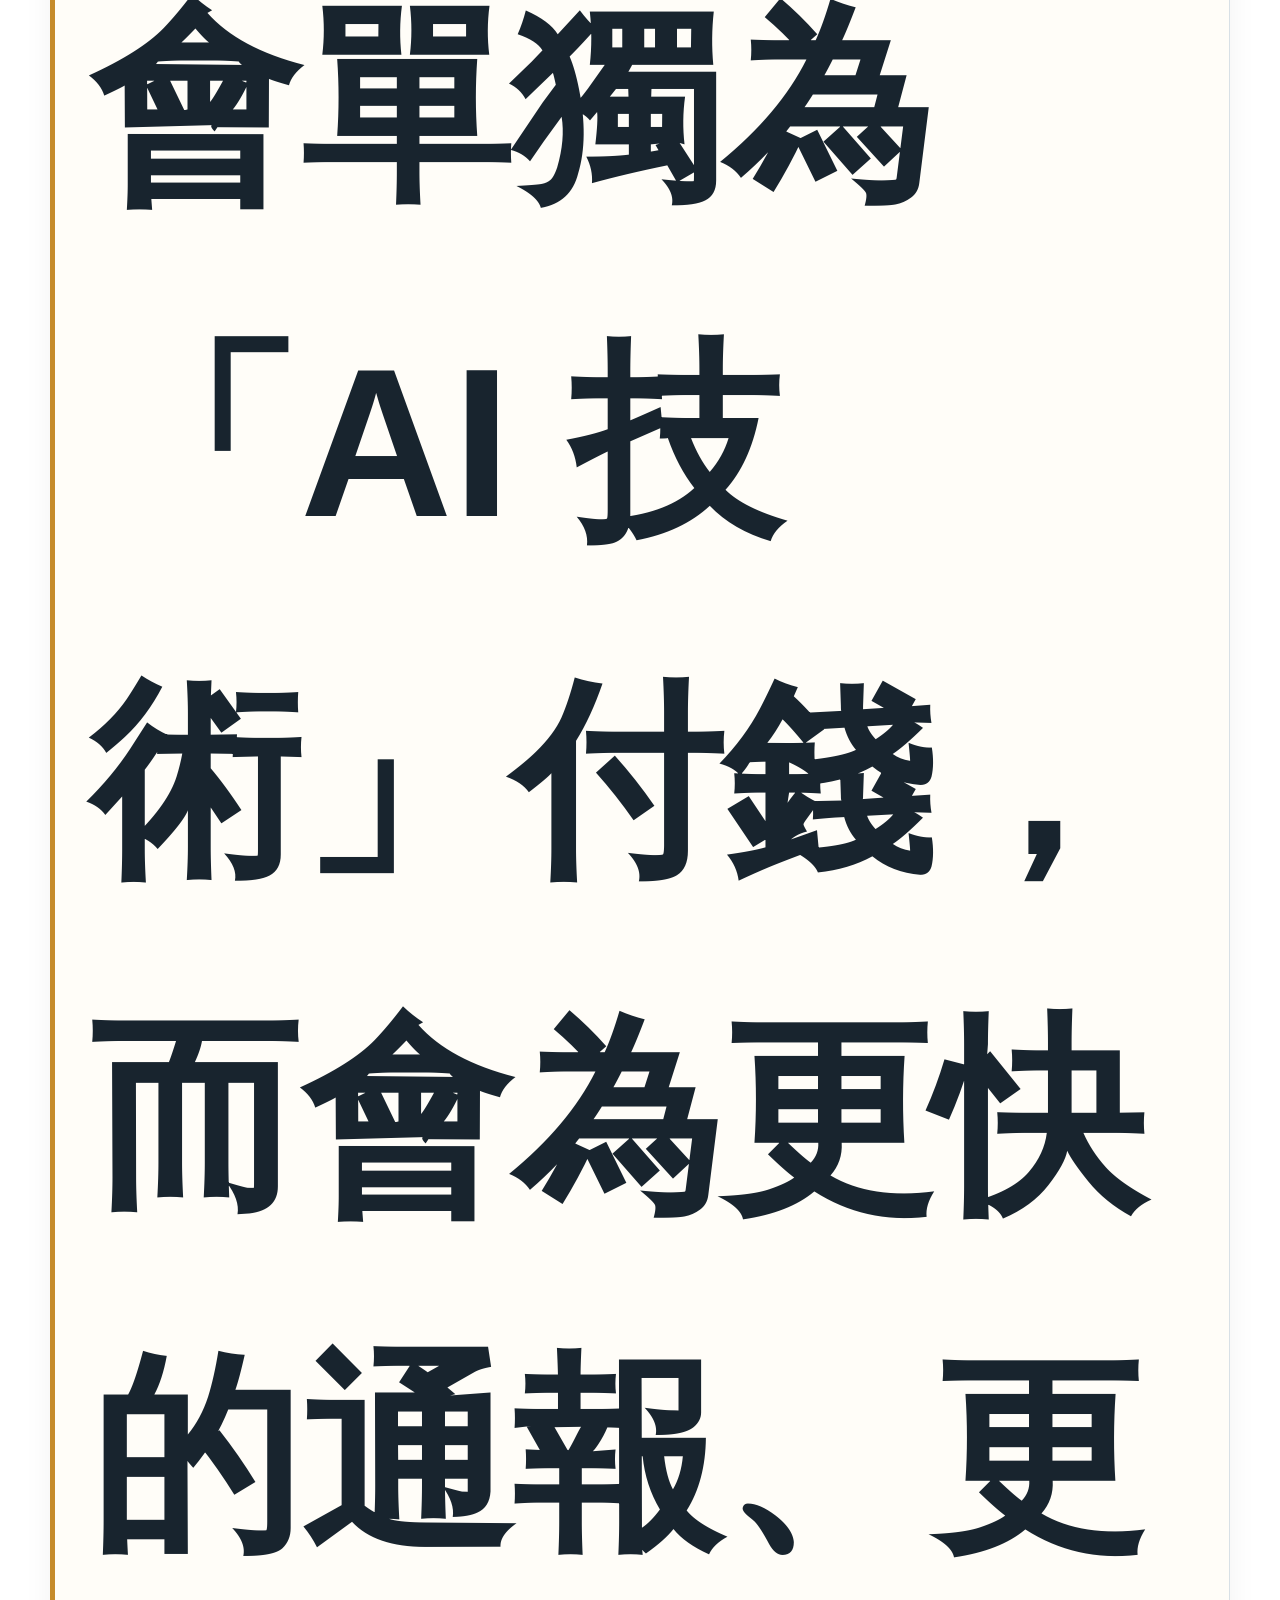
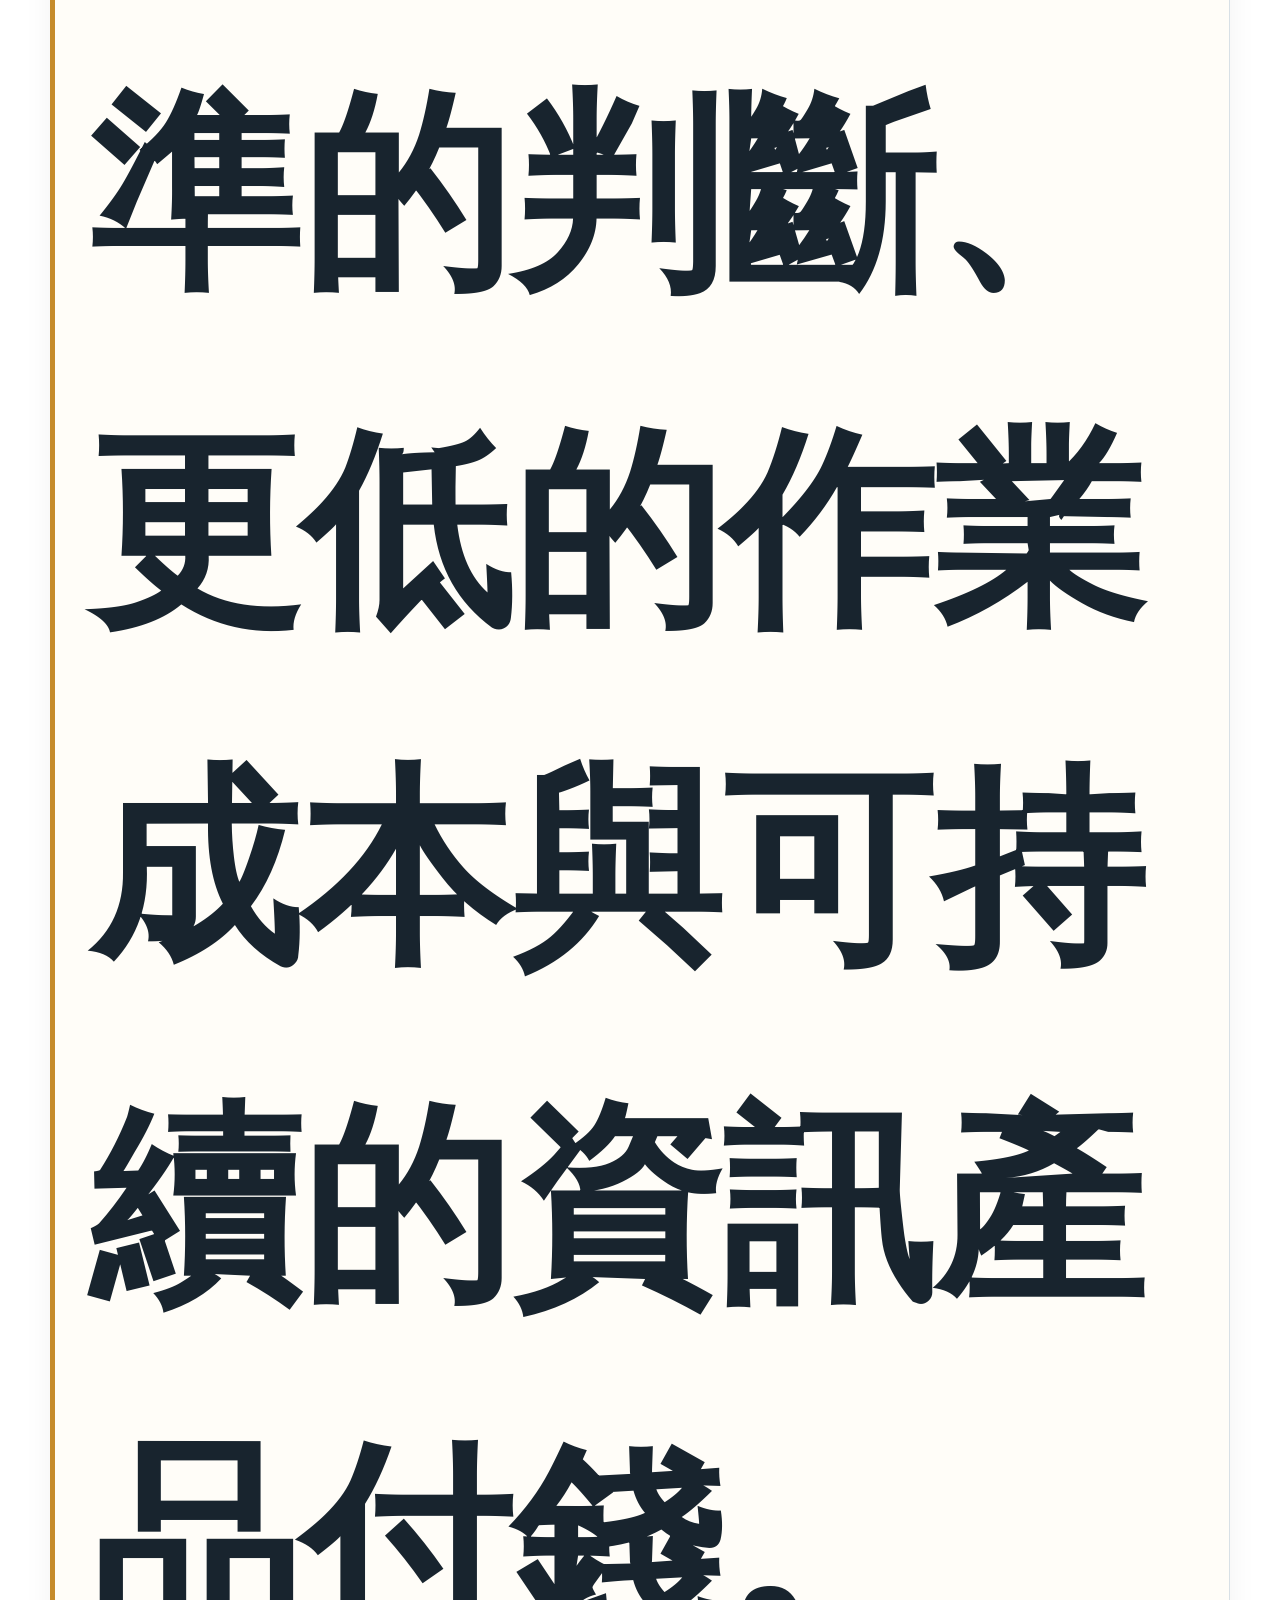
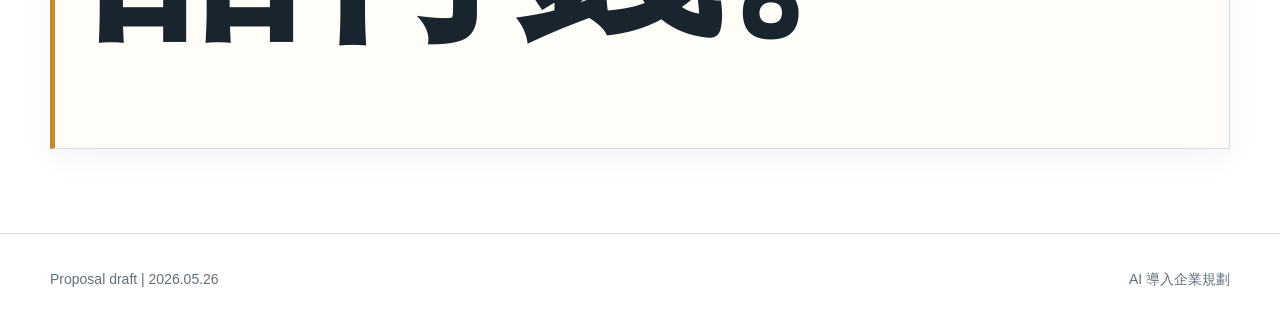
<file: why-now.html>
<!doctype html>
<html lang="zh-Hant">
  <head>
    <meta charset="utf-8">
    <meta name="viewport" content="width=device-width, initial-scale=1">
    <title>導入時機 | 潤利艾克曼 AI 導入企業規劃</title>
    <link rel="stylesheet" href="./assets/styles.css">
  </head>
  <body>
    <header class="site-header">
      <nav class="nav" aria-label="主導覽">
        <a class="brand" href="index.html"><span class="brand-mark">XKM</span><span>潤利艾克曼<small>AI 導入企業規劃</small></span></a>
        <button class="nav-toggle" type="button" aria-label="開啟導覽" aria-expanded="false">☰</button>
        <div class="nav-links">
          <a href="index.html">總覽</a>
          <a href="assets.html">資料資產</a>
          <a class="active" href="why-now.html">導入時機</a>
          <a href="strategy.html">戰略主軸</a>
          <a href="roadmap.html">推進方式</a>
          <a href="operating-model.html">作業模式</a>
        </div>
      </nav>
    </header>

    <main>
      <section class="hero compact">
        <div class="hero-inner">
          <p class="eyebrow">Why Now</p>
          <h1>技術門檻下降，資料資產的重要性反而上升</h1>
          <p class="lead">AI 編程與自然語言互動降低系統搭建成本；差異化競爭轉移到客戶理解、資料品質與交付方法。</p>
        </div>
      </section>

      <section class="section">
        <div class="section-inner">
          <div class="grid-2">
            <article class="tile">
              <span class="number">1</span>
              <h3>技術門檻降低</h3>
              <p>自然語言驅動編程、開源工具、自動化框架成熟，基礎系統不再是主要壁壘。</p>
            </article>
            <article class="tile">
              <span class="number">2</span>
              <h3>客戶理解變關鍵</h3>
              <p>客戶長期合作關係讓需求訪談、真實意圖識別、業務價值定義更容易展開。</p>
            </article>
            <article class="tile">
              <span class="number">3</span>
              <h3>資料資產變核心</h3>
              <p>非電子資料、電視媒體、簡報雜誌與歷史檔案，經數位化後成為獨特知識庫。</p>
            </article>
            <article class="tile">
              <span class="number">4</span>
              <h3>交付方法成壁壘</h3>
              <p>從培訓、試點、效益證明到顧問群，形成可複製的 AI 導入方法論。</p>
            </article>
          </div>
        </div>
      </section>

      <section class="section alt">
        <div class="section-inner">
          <div class="quote-panel">
            <p>未來客戶不會單獨為「AI 技術」付錢，而會為更快的通報、更準的判斷、更低的作業成本與可持續的資訊產品付錢。</p>
          </div>
        </div>
      </section>
    </main>

    <footer class="footer">
      <div class="footer-inner"><span>Proposal draft | 2026.05.26</span><span>AI 導入企業規劃</span></div>
    </footer>
    <script src="./assets/site.js"></script>
  </body>
</html>
</file>
<file: assets/styles.css>
:root {
  --ink: #18242e;
  --muted: #60707d;
  --line: #d8e0e6;
  --paper: #f7f9fb;
  --panel: #ffffff;
  --navy: #17324d;
  --teal: #0f7b79;
  --gold: #c58b2b;
  --green: #3b7d4a;
  --red: #a64b4b;
  --shadow: 0 18px 45px rgba(24, 36, 46, 0.08);
}

* {
  box-sizing: border-box;
}

html {
  scroll-behavior: smooth;
}

body {
  margin: 0;
  color: var(--ink);
  background: var(--paper);
  font-family: "Microsoft JhengHei", "Noto Sans TC", "PingFang TC", Arial, sans-serif;
  line-height: 1.6;
}

body::before {
  content: "";
  position: fixed;
  inset: 0;
  z-index: -1;
  pointer-events: none;
  background:
    linear-gradient(90deg, rgba(23, 50, 77, 0.035) 1px, transparent 1px),
    linear-gradient(180deg, rgba(23, 50, 77, 0.028) 1px, transparent 1px);
  background-size: 72px 72px;
  mask-image: linear-gradient(180deg, transparent, #000 16%, #000 74%, transparent);
}

a {
  color: inherit;
  text-decoration: none;
}

.site-header {
  position: sticky;
  top: 0;
  z-index: 20;
  border-bottom: 1px solid rgba(216, 224, 230, 0.86);
  background: rgba(247, 249, 251, 0.94);
  backdrop-filter: blur(16px);
}

.nav {
  display: flex;
  align-items: center;
  justify-content: space-between;
  width: min(1180px, calc(100% - 40px));
  margin: 0 auto;
  min-height: 72px;
}

.brand {
  display: flex;
  align-items: center;
  gap: 12px;
  font-weight: 800;
  letter-spacing: 0;
}

.brand-mark {
  display: grid;
  place-items: center;
  width: 42px;
  height: 42px;
  border: 1px solid var(--line);
  background: var(--panel);
  color: var(--teal);
  font-size: 13px;
  font-weight: 900;
  position: relative;
  overflow: hidden;
}

.brand-mark::after {
  content: "";
  position: absolute;
  inset: -40% auto -40% -75%;
  width: 45%;
  background: linear-gradient(90deg, transparent, rgba(15, 123, 121, 0.22), transparent);
  transform: rotate(18deg);
  animation: mark-sheen 8s ease-in-out infinite;
}

.brand small {
  display: block;
  margin-top: 1px;
  color: var(--muted);
  font-size: 12px;
  font-weight: 600;
}

.nav-toggle {
  display: none;
  width: 42px;
  height: 42px;
  border: 1px solid var(--line);
  background: var(--panel);
  color: var(--ink);
  font-size: 22px;
  cursor: pointer;
}

.nav-links {
  display: flex;
  align-items: center;
  gap: 8px;
}

.nav-links a {
  padding: 10px 12px;
  color: #31414e;
  font-size: 14px;
  font-weight: 700;
}

.nav-links a:hover,
.nav-links a.active {
  color: var(--teal);
}

.hero {
  position: relative;
  min-height: 78vh;
  display: grid;
  align-items: center;
  overflow: hidden;
  background:
    linear-gradient(90deg, rgba(247, 249, 251, 0.96) 0%, rgba(247, 249, 251, 0.82) 49%, rgba(247, 249, 251, 0.36) 100%),
    url("./hero-dashboard.png") center right / cover no-repeat;
  background-position: 0 0, center right;
  background-size: auto, 106%;
  border-bottom: 1px solid var(--line);
  animation: hero-image-drift 20s ease-in-out infinite alternate;
}

.hero::before {
  content: "";
  position: absolute;
  inset: 0;
  pointer-events: none;
  background:
    linear-gradient(115deg, transparent 0 24%, rgba(15, 123, 121, 0.15) 24.5%, transparent 25.4% 58%, rgba(197, 139, 43, 0.13) 58.5%, transparent 59.4%),
    linear-gradient(180deg, rgba(255, 255, 255, 0.22), transparent 42%);
  background-size: 122% 122%, 100% 100%;
  opacity: 0.9;
  animation: hero-signal 12s ease-in-out infinite alternate;
}

.hero::after {
  content: "";
  position: absolute;
  inset: 0;
  pointer-events: none;
  background:
    linear-gradient(100deg, transparent 0 42%, rgba(255, 255, 255, 0.28) 45%, transparent 49%),
    radial-gradient(circle at 78% 38%, rgba(15, 123, 121, 0.18), transparent 28%);
  transform: translateX(-18%);
  opacity: 0.55;
  mix-blend-mode: soft-light;
  animation: hero-scan 9s ease-in-out infinite;
}

.hero.compact {
  min-height: 48vh;
}

.hero-inner,
.section-inner {
  position: relative;
  z-index: 1;
  width: min(1180px, calc(100% - 40px));
  margin: 0 auto;
}

.hero-inner {
  animation: hero-copy-in 760ms ease both;
}

.eyebrow {
  margin: 0 0 14px;
  color: var(--teal);
  font-size: 13px;
  font-weight: 900;
  letter-spacing: 0.08em;
  text-transform: uppercase;
}

h1,
h2,
h3 {
  margin: 0;
  line-height: 1.15;
  letter-spacing: 0;
}

h1 {
  max-width: 760px;
  font-size: clamp(42px, 7vw, 76px);
}

h2 {
  font-size: clamp(28px, 4vw, 44px);
}

h3 {
  font-size: 20px;
}

.lead {
  max-width: 760px;
  margin: 22px 0 0;
  color: #40515f;
  font-size: clamp(18px, 2vw, 23px);
}

.hero-actions {
  display: flex;
  flex-wrap: wrap;
  gap: 12px;
  margin-top: 34px;
}

.button {
  display: inline-flex;
  align-items: center;
  justify-content: center;
  min-height: 44px;
  padding: 10px 18px;
  border: 1px solid var(--navy);
  background: var(--navy);
  color: #fff;
  font-weight: 800;
}

.button.secondary {
  border-color: var(--line);
  background: rgba(255, 255, 255, 0.82);
  color: var(--ink);
}

.section {
  padding: 84px 0;
}

.section.alt {
  background: #fff;
}

.section-head {
  display: flex;
  align-items: end;
  justify-content: space-between;
  gap: 32px;
  margin-bottom: 34px;
}

.section-head p {
  max-width: 520px;
  margin: 0;
  color: var(--muted);
  font-size: 17px;
}

.metric-strip {
  display: grid;
  grid-template-columns: repeat(4, 1fr);
  gap: 1px;
  margin-top: 48px;
  border: 1px solid var(--line);
  background: var(--line);
  box-shadow: var(--shadow);
}

.metric {
  min-height: 150px;
  padding: 24px;
  background: rgba(255, 255, 255, 0.94);
}

.metric strong {
  display: block;
  color: var(--navy);
  font-size: 34px;
  line-height: 1;
}

.metric span {
  display: block;
  margin-top: 12px;
  color: var(--muted);
  font-weight: 700;
}

.grid-3 {
  display: grid;
  grid-template-columns: repeat(3, 1fr);
  gap: 18px;
}

.grid-2 {
  display: grid;
  grid-template-columns: repeat(2, 1fr);
  gap: 24px;
}

.tile,
.quote-panel,
.table-wrap,
.stage,
.timeline-item {
  position: relative;
  border: 1px solid var(--line);
  background: var(--panel);
  box-shadow: 0 10px 28px rgba(24, 36, 46, 0.05);
  transition:
    transform 180ms ease,
    box-shadow 180ms ease,
    border-color 180ms ease,
    background-color 180ms ease;
  will-change: transform;
}

.tile::before,
.quote-panel::before,
.table-wrap::before,
.stage::after,
.timeline-item::before {
  content: "";
  position: absolute;
  inset: 0 0 auto;
  height: 3px;
  background: linear-gradient(90deg, rgba(15, 123, 121, 0.72), rgba(197, 139, 43, 0.58), rgba(59, 125, 74, 0.45));
  transform-origin: left;
}

.tile::after,
.flow-item::after,
.step::after {
  content: "";
  position: absolute;
  right: 18px;
  bottom: 18px;
  width: 42px;
  height: 16px;
  pointer-events: none;
  border-right: 2px solid rgba(15, 123, 121, 0.20);
  border-bottom: 2px solid rgba(197, 139, 43, 0.24);
}

.tile:hover,
.tile:focus-within,
.tile.is-floating,
.quote-panel:hover,
.quote-panel:focus-within,
.quote-panel.is-floating,
.table-wrap:hover,
.table-wrap:focus-within,
.table-wrap.is-floating,
.stage:hover,
.stage:focus-within,
.stage.is-floating,
.timeline-item:hover,
.timeline-item:focus-within,
.timeline-item.is-floating,
.step:hover,
.step:focus-within,
.step.is-floating,
.flow-item:hover,
.flow-item:focus-within,
.flow-item.is-floating {
  z-index: 5;
  transform: translateY(-8px) scale(1.025);
  border-color: rgba(15, 123, 121, 0.42);
  background-color: #fff;
  box-shadow: 0 24px 58px rgba(24, 36, 46, 0.14);
}

.tile {
  position: relative;
  padding: 26px;
  overflow: hidden;
}

.tile .number {
  display: inline-grid;
  place-items: center;
  width: 34px;
  height: 34px;
  margin-bottom: 18px;
  border: 1px solid rgba(15, 123, 121, 0.28);
  color: var(--teal);
  font-weight: 900;
}

.tile p,
.stage p,
.timeline-item p {
  margin: 12px 0 0;
  color: var(--muted);
}

.quote-panel {
  padding: 34px;
  border-left: 5px solid var(--gold);
  background: #fffdf8;
}

.quote-panel p {
  margin: 0;
  color: #33453;
  font-size: 211px;
  font-weight: 800;
}

.table-wrap {
  overflow: auto;
}

table {
  width: 100%;
  min-width: 720px;
  border-collapse: collapse;
  background: var(--panel);
}

th,
td {
  padding: 18px;
  border-bottom: 1px solid var(--line);
  text-align: left;
  vertical-align: top;
}

th {
  color: var(--navy);
  background: #edf3f6;
  font-size: 14px;
}

td {
  color: #394a57;
}

tr:last-child td {
  border-bottom: 0;
}

.diagram {
  display: grid;
  grid-template-columns: 1fr 1fr;
  gap: 28px;
  align-items: center;
}

.hub {
  position: relative;
  min-height: 420px;
  border: 1px solid var(--line);
  background:
    linear-gradient(180deg, rgba(255,255,255,0.94), rgba(255,255,255,0.82)),
    repeating-linear-gradient(90deg, transparent 0 39px, rgba(216,224,230,0.5) 40px);
  box-shadow: var(--shadow);
  overflow: hidden;
}

.hub::before,
.hub::after {
  content: "";
  position: absolute;
  pointer-events: none;
}

.hub::before {
  inset: 32px;
  border: 1px solid rgba(15, 123, 121, 0.13);
}

.hub::after {
  left: -20%;
  top: 51%;
  width: 52%;
  height: 2px;
  background: linear-gradient(90deg, transparent, rgba(15, 123, 121, 0.72), rgba(197, 139, 43, 0.58), transparent);
  animation: data-sweep 7s ease-in-out infinite;
}

.hub-core {
  position: absolute;
  left: 50%;
  top: 50%;
  width: min(240px, 62%);
  padding: 26px;
  transform: translate(-50%, -50%);
  border: 2px solid var(--teal);
  background: var(--navy);
  color: #fff;
  text-align: center;
  font-size: 22px;
  font-weight: 900;
  animation: core-breathe 6s ease-in-out infinite;
}

.hub-node {
  position: absolute;
  width: 145px;
  padding: 14px;
  border: 1px solid var(--line);
  background: #fff;
  color: #334553;
  font-weight: 800;
  box-shadow: 0 8px 18px rgba(24, 36, 46, 0.07);
}

.hub-node:nth-child(2) { left: 32px; top: 36px; }
.hub-node:nth-child(3) { right: 32px; top: 36px; }
.hub-node:nth-child(4) { left: 32px; bottom: 36px; }
.hub-node:nth-child(5) { right: 32px; bottom: 36px; }

.steps {
  display: grid;
  gap: 14px;
}

.step {
  display: grid;
  grid-template-columns: 72px 1fr;
  gap: 18px;
  align-items: start;
  padding: 20px;
  border: 1px solid var(--line);
  background: #fff;
  transition:
    transform 180ms ease,
    box-shadow 180ms ease,
    border-color 180ms ease;
  will-change: transform;
}

.step strong {
  color: var(--teal);
  font-size: 13px;
}

.step h3 {
  margin-bottom: 8px;
}

.step p {
  margin: 0;
  color: var(--muted);
}

.flow {
  display: grid;
  grid-template-columns: repeat(5, 1fr);
  gap: 10px;
}

.flow-item {
  position: relative;
  min-height: 180px;
  padding: 20px;
  border-top: 5px solid var(--teal);
  background: #fff;
  box-shadow: 0 8px 20px rgba(24, 36, 46, 0.06);
  transition:
    transform 180ms ease,
    box-shadow 180ms ease,
    border-color 180ms ease;
  will-change: transform;
}

.flow-item:nth-child(2) { border-top-color: var(--gold); }
.flow-item:nth-child(3) { border-top-color: var(--green); }
.flow-item:nth-child(4) { border-top-color: var(--navy); }
.flow-item:nth-child(5) { border-top-color: var(--red); }

.flow-item::before {
  content: "";
  position: absolute;
  left: 20px;
  right: 20px;
  top: 36px;
  height: 1px;
  pointer-events: none;
  background: linear-gradient(90deg, transparent, rgba(15, 123, 121, 0.28), transparent);
}

.flow-item ul,
.stage ul,
.timeline-item ul {
  margin: 14px 0 0;
  padding-left: 18px;
  color: var(--muted);
}

.stages {
  display: grid;
  grid-template-columns: repeat(3, 1fr);
  gap: 18px;
  counter-reset: stages;
}

.stage {
  padding: 28px;
  counter-increment: stages;
}

.stage::before {
  content: "0" counter(stages);
  display: block;
  margin-bottom: 28px;
  color: rgba(15, 123, 121, 0.28);
  font-size: 54px;
  line-height: 1;
  font-weight: 900;
  pointer-events: none;
}

.timeline {
  display: grid;
  gap: 16px;
}

.timeline-item {
  display: grid;
  grid-template-columns: 180px 1fr;
  gap: 24px;
  padding: 24px;
}

.timeline-item strong {
  color: var(--teal);
}

.footer {
  padding: 34px 0;
  border-top: 1px solid var(--line);
  color: var(--muted);
  background: #fff;
  font-size: 14px;
}

.footer-inner {
  display: flex;
  justify-content: space-between;
  gap: 24px;
  width: min(1180px, calc(100% - 40px));
  margin: 0 auto;
}

.reveal-ready {
  opacity: 0;
  transform: translateY(18px);
}

.reveal-ready.is-visible {
  opacity: 1;
  transform: translateY(0);
  transition:
    opacity 620ms ease,
    transform 620ms ease;
}

.metric.reveal-ready:nth-child(2),
.tile.reveal-ready:nth-child(2),
.stage.reveal-ready:nth-child(2),
.flow-item.reveal-ready:nth-child(2) {
  transition-delay: 70ms;
}

.metric.reveal-ready:nth-child(3),
.tile.reveal-ready:nth-child(3),
.stage.reveal-ready:nth-child(3),
.flow-item.reveal-ready:nth-child(3) {
  transition-delay: 140ms;
}

.metric.reveal-ready:nth-child(4),
.flow-item.reveal-ready:nth-child(4) {
  transition-delay: 210ms;
}

.flow-item.reveal-ready:nth-child(5) {
  transition-delay: 280ms;
}

@keyframes mark-sheen {
  0%, 62% {
    transform: translateX(0) rotate(18deg);
  }
  74%, 100% {
    transform: translateX(360%) rotate(18deg);
  }
}

@keyframes hero-image-drift {
  from {
    background-position: 0 0, center right;
    background-size: auto, 106%;
  }
  to {
    background-position: 0 0, 56% 50%;
    background-size: auto, 112%;
  }
}

@keyframes hero-signal {
  from {
    background-position: 0% 50%, 0 0;
  }
  to {
    background-position: 100% 50%, 0 0;
  }
}

@keyframes hero-scan {
  0%, 26% {
    transform: translateX(-28%);
    opacity: 0;
  }
  42%, 68% {
    opacity: 0.58;
  }
  88%, 100% {
    transform: translateX(36%);
    opacity: 0;
  }
}

@keyframes hero-copy-in {
  from {
    opacity: 0;
    transform: translateY(14px);
  }
  to {
    opacity: 1;
    transform: translateY(0);
  }
}

@keyframes data-sweep {
  0%, 18% {
    transform: translateX(0);
    opacity: 0;
  }
  34%, 66% {
    opacity: 1;
  }
  82%, 100% {
    transform: translateX(260%);
    opacity: 0;
  }
}

@keyframes core-breathe {
  0%, 100% {
    box-shadow: 0 0 0 rgba(15, 123, 121, 0);
  }
  50% {
    box-shadow: 0 0 36px rgba(15, 123, 121, 0.20);
  }
}

@media (prefers-reduced-motion: reduce) {
  html {
    scroll-behavior: auto;
  }

  *,
  *::before,
  *::after {
    animation-duration: 0.01ms !important;
    animation-iteration-count: 1 !important;
    transition-duration: 0.01ms !important;
    scroll-behavior: auto !important;
  }

  .reveal-ready {
    opacity: 1;
    transform: none;
  }
}

@media (max-width: 920px) {
  .nav-toggle {
    display: inline-grid;
    place-items: center;
  }

  .nav-links {
    position: absolute;
    left: 20px;
    right: 20px;
    top: 72px;
    display: none;
    flex-direction: column;
    align-items: stretch;
    padding: 12px;
    border: 1px solid var(--line);
    background: #fff;
    box-shadow: var(--shadow);
  }

  .nav-links.open {
    display: flex;
  }

  .metric-strip,
  .grid-3,
  .grid-2,
  .diagram,
  .flow,
  .stages {
    grid-template-columns: 1fr;
  }

  .section-head {
    display: block;
  }

  .section-head p {
    margin-top: 16px;
  }

  .timeline-item {
    grid-template-columns: 1fr;
  }
}

@media (max-width: 620px) {
  .nav,
  .hero-inner,
  .section-inner,
  .footer-inner {
    width: min(100% - 28px, 1180px);
  }

  .hero {
    min-height: 70vh;
    background:
      linear-gradient(180deg, rgba(247,249,251,0.98) 0%, rgba(247,249,251,0.9) 58%, rgba(247,249,251,0.72) 100%),
      url("./hero-dashboard.png") center / cover no-repeat;
  }

  .section {
    padding: 58px 0;
  }

  .metric {
    min-height: auto;
  }

  .hub {
    min-height: 500px;
  }

  .hub-node {
    width: calc(50% - 34px);
    font-size: 13px;
  }

  .footer-inner {
    display: block;
  }
}
</file>
